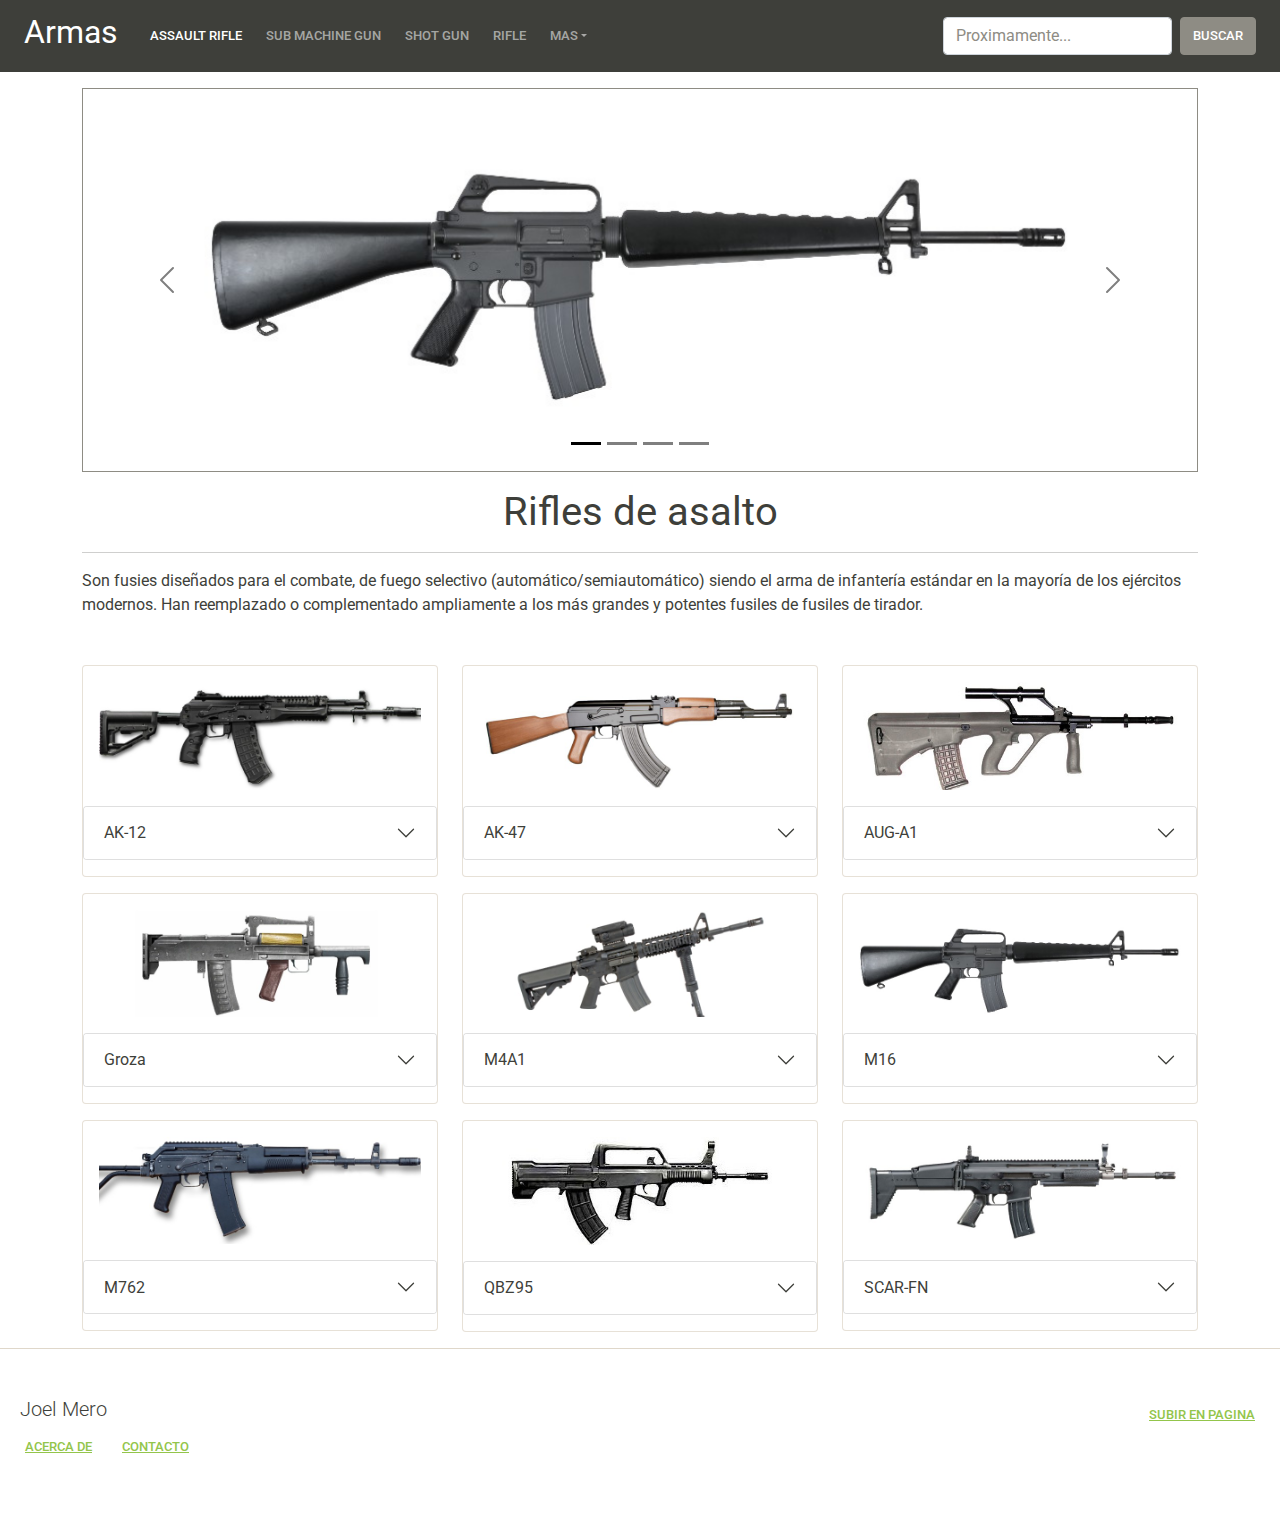
<file: index.html>
<!DOCTYPE html>
<html lang="esp">
<head>
	<meta charset="UTF-8">
	<meta name="viewport" content="width=device-width, initial-scale=1.0">
	<title>AR</title>
	<link  rel="icon" href="img/icon.png" type="image/png" />
	<link rel="stylesheet" href="sand-stone/bootstrap.min.css">
	<script src="sand-stone/bootstrap.bundle.min.js" defer></script>
	<link rel="stylesheet" href="style.css">
	<script src="js/script.js" defer></script>
	<script src="js/updateLink.js" defer></script>
</head>
<body>

	<header class="container-fluid">
		<div class="row mb-3">
			<div class="col-12 px-0">
				<!-- Navbar -->
				<nav class="navbar navbar-expand-lg navbar-dark bg-primary">
				  	<div class="container-fluid">
				  		<!-- Brand -->
				    	<a class="navbar-brand me-4" href="index.html"><h2>Armas</h2></a>
				    	<!-- Boton collapse -->
				    	<button 
				    		class="navbar-toggler" 
				    		type="button" 
				    		data-bs-toggle="collapse" 
				    		data-bs-target="#navbarColor01" 
				    		aria-controls="navbarColor01" 
				    		aria-expanded="false" 
				    		aria-label="Toggle navigation"
				    	>
				      		<span class="navbar-toggler-icon"></span>
				    	</button>
				    	<!-- Contenido del navbar -->
					    <div class="collapse navbar-collapse" id="navbarColor01">
						    <ul class="navbar-nav me-auto">
						        <li class="nav-item active me-2">
						          	<a class="nav-link active" href="index.html">Assault Rifle
						            	<span class="visually-hidden">(current)</span>
						          	</a>
						        </li>
						        <li class="nav-item me-2">
						          	<a class="nav-link" href="smg.html">Sub Machine Gun</a>
						        </li>
						        <li class="nav-item me-2">
						          	<a class="nav-link" href="shotgun.html">Shot Gun</a>
						        </li>
						        <li class="nav-item me-2">
						          	<a class="nav-link" href="rifle.html">Rifle</a>
						        </li>
						        <!-- Dropdown -->
						        <li class="nav-item dropdown">
						          	<a 
						          		class="nav-link dropdown-toggle" 
						          		data-bs-toggle="dropdown" 
						          		href="#" 
						          		role="button" 
						          		aria-haspopup="true" 
						          		aria-expanded="false"
						          	>Mas</a>
						          	<!-- Subenlaces del dropdown -->
						          	<div class="dropdown-menu">
							            <a class="dropdown-item" href="handgun.html">Hand Gun</a>
							            <div class="dropdown-divider"></div>
							            <a class="dropdown-item" id="info" href="info.html">info</a>
						          	</div>
						        </li>
						    </ul>
						    <!-- Buscar -->
						    <form class="d-flex">
						        <input class="form-control me-sm-2" type="text" placeholder="Proximamente...">
						        <button class="btn btn-secondary my-2 my-sm-0" type="submit">Buscar</button>
						    </form>
					    </div>
				  	</div>
				</nav>
			</div>
		</div>
	</header>

	<div class="container">
		<aside class="row">
			<div class="col-12 mb-3">
				<!-- Carousel -->
				<div class="carousel slide carousel-dark border border-secondary" id="mi-carousel2" data-bs-ride="carousel">
					<div class="carousel-inner">
						<div class="carousel-item active p-2">
							<!-- AR -->
							<img class="d-block w-100" src="img/carousel/assault-rifle.jpg" alt="">		
						</div>
						<div class="carousel-item p-2">
							<!-- SG -->
							<img class="d-block w-100" src="img/carousel/shotgun.jpg" alt="">
						</div>
						<div class="carousel-item p-2">
							<!-- RF -->
							<img class="d-block w-100" src="img/carousel/rifle.jpg" alt="">
						</div>
						<div class="carousel-item p-2">
							<!-- SMG -->							
							<img class="d-block w-100" src="img/carousel/sub-machinegun.jpg" alt="">
						</div>							
					</div>
					<!-- Controles izq -->
					<button 
					class="carousel-control-prev" 
					data-bs-target="#mi-carousel2" 
					type="button"
					data-bs-slide="prev">
						<!-- Soporte para usuarios ciegos -->
						<span 
						class="carousel-control-prev-icon"
						aria-hidden="true"></span>
						<span class="visually-hidden">Anterior</span>
					</button>
					<!-- Controles drch-->
					<button 
					class="carousel-control-next" 
					data-bs-target="#mi-carousel2" 
					type="button"
					data-bs-slide="next">
						<!-- Soporte para usuarios ciegos -->
						<span 
						class="carousel-control-next-icon"
						aria-hidden="true"></span>
						<span class="visually-hidden">Siguiente</span>
					</button>
					<!-- Indicadores -->
					<div class="carousel-indicators">
						<button 
						type="button" 
						class="active" 
						data-bs-target="#mi-carousel2"
						data-bs-slide-to="0"
						aria-label="Slide 1"
						></button>
						<button 
						type="button"
						data-bs-target="#mi-carousel2"
						data-bs-slide-to="1"
						aria-label="Slide 2"
						></button>
						<button 
						type="button" 
						data-bs-target="#mi-carousel2"
						data-bs-slide-to="2"
						aria-label="Slide 3"
						></button>
						<button 
						type="button" 
						data-bs-target="#mi-carousel2"
						data-bs-slide-to="3"
						aria-label="Slide 4"
						></button>
					</div>
				</div>
			</div>
		</aside>
	</div>

		
	<main class="container">

		<div class="row mb-3">
			<div class="col-12">
				<!-- Titulo -->
				<h1 class="text-center">Rifles de asalto</h1>
				<hr>
			</div>
			<!-- Parrafo -->
			<div class="col-12 mb-3">
				<p>Son fusies diseñados para el combate, de fuego selectivo (automático/semiautomático) siendo el arma de infantería estándar en la mayoría de los ejércitos modernos. Han reemplazado o complementado ampliamente a los más grandes y potentes fusiles de fusiles de tirador.</p>
			</div>
		</div>

		<div class="row mb-3">

			<div class="col-12 col-sm-6 col-md-4">
				<!-- Banner de arma -->
				<div class="card">
					<div class="p-3">
						<img 
						class="card-img-top" 
						src="img/ar/ak-12/ak-12.jpg"
						data-bs-toggle="modal" 
						data-bs-target="#mimodal_1"
						>
						<!-- Fondo Modal -->
						<div 
						class="modal fade" 
						id="mimodal_1" 
						tabindex="-1" 
						aria-hidden="true" 
						aria-labelledby="label-modal-1">
							<!-- Ventana -->
							<div class="modal-dialog modal-dialog-centered">
								<!-- Contenido -->
								<div class="modal-content">
									<div class="modal-body">
										<!-- Carusel de imagenes -->
										<div class="carousel slide carousel-dark border border-secondary" id="imagenes_1" data-bs-ride="carousel">
											<div class="carousel-inner">
												<div class="carousel-item active p-2">
													<img class="d-block w-100" src="img/ar/ak-12/ak-12a.jpg" alt="">
												</div>	
												<div class="carousel-item p-2">
													<img class="d-block w-100" src="img/ar/ak-12/ak-12b.jpg" alt="">
												</div>	
												<div class="carousel-item p-2">
													<img class="d-block w-100" src="img/ar/ak-12/ak-12c.jpg" alt="">
												</div>				
											</div>
											<!-- Controles izq -->
											<button 
											class="carousel-control-prev" 
											data-bs-target="#imagenes_1" 
											type="button"
											data-bs-slide="prev">
												<!-- Soporte para usuarios ciegos -->
												<span 
												class="carousel-control-prev-icon"
												aria-hidden="true"></span>
												<span class="visually-hidden">Anterior</span>
											</button>
											<!-- Controles drch-->
											<button 
											class="carousel-control-next" 
											data-bs-target="#imagenes_1" 
											type="button"
											data-bs-slide="next">
												<!-- Soporte para usuarios ciegos -->
												<span 
												class="carousel-control-next-icon"
												aria-hidden="true"></span>
												<span class="visually-hidden">Siguiente</span>
											</button>
										</div>
									</div>
								</div>
							</div>
						</div>				
					</div>
					<!-- Acordion -->
					<div class="accordion mb-3">
					  	<div class="accordion-item">
					  		<!-- Titulo -->
					    	<h2 class="accordion-header" >
					      		<button 
					      			class="accordion-button collapsed" 
					      			type="button" 
					      			data-bs-toggle="collapse" 
					      			data-bs-target="#contenido_0" 
					      			aria-expanded="false" 
					      			aria-controls="contenido_0"
					      		>
					        		<h3 class="text">AK-12</h3>
					      		</button>
					    	</h2>
					    	<!-- Contenido -->
					    	<div  
					    		class="accordion-collapse collapse" 
					    		aria-labelledby="cabecera_0" 
					    		data-bs-parent="#acordion_0"
					    	>
					      		<div class="accordion-body">
					        		<!-- Card -->
									<div class="card">
									  	<!-- Card Body -->
									  	<div class="card-body">
									  		<!-- Texto -->
									    	<p class="card-text">El AK-12 (en ruso: АК-12), es el nuevo fusil de asalto ruso derivado del fusil de asalto soviético AK-74M.</p>
									  	</div>
									  	<ul class="list-group list-group-flush">
									  		<!-- Lista -->
										    <li class="list-group-item">Selector de disparo.</li>
										    <li class="list-group-item">Tecnología avanzada.</li>
										    <li class="list-group-item">Temperaturas altas y frías.</li>
									  	</ul>
									  	<div class="card-body">
									  		<!-- Enlaces -->
										    <a href="https://es.wikipedia.org/wiki/AK-12" target="_blank" class="card-link">Fuente</a>
										    <a href="https://youtu.be/uitMqWMWiWM" target="_blank" class="card-link">AK-12</a>
									  	</div>
									</div>
					      		</div>
					    	</div>
					  	</div>
					</div>
				</div>
			</div>

			<div class="col-12 col-sm-6 col-md-4">
				<!-- Banner de arma -->
				<div class="card">
					<div class="p-3">
						<img 
						class="card-img-top" 
						src="img/ar/ak-47/ak-47.jpg"
						data-bs-toggle="modal" 
						data-bs-target="#mimodal_2"
						>
						<!-- Fondo Modal -->
						<div 
						class="modal fade" 
						id="mimodal_2" 
						tabindex="-1" 
						aria-hidden="true" 
						aria-labelledby="label-modal-1">
							<!-- Ventana -->
							<div class="modal-dialog modal-dialog-centered">
								<!-- Contenido -->
								<div class="modal-content">
									<div class="modal-body">
										<!-- Carusel de imagenes -->
										<div class="carousel slide carousel-dark border border-secondary" id="imagenes_2" data-bs-ride="carousel">
											<div class="carousel-inner">
												<div class="carousel-item active p-2">			
													<img class="d-block w-100" src="img/ar/ak-47/ak-47a.jpg" alt="">
												</div>
												<div class="carousel-item p-2">
													<img class="d-block w-100" src="img/ar/ak-47/ak-47b.jpg" alt="">
												</div>
												<div class="carousel-item p-2">
													<img class="d-block w-100" src="img/ar/ak-47/ak-47c.jpg" alt="">
												</div>						
											</div>
											<!-- Controles izq -->
											<button 
											class="carousel-control-prev" 
											data-bs-target="#imagenes_2" 
											type="button"
											data-bs-slide="prev">
												<!-- Soporte para usuarios ciegos -->
												<span 
												class="carousel-control-prev-icon"
												aria-hidden="true"></span>
												<span class="visually-hidden">Anterior</span>
											</button>
											<!-- Controles drch-->
											<button 
											class="carousel-control-next" 
											data-bs-target="#imagenes_2" 
											type="button"
											data-bs-slide="next">
												<!-- Soporte para usuarios ciegos -->
												<span 
												class="carousel-control-next-icon"
												aria-hidden="true"></span>
												<span class="visually-hidden">Siguiente</span>
											</button>
										</div>
									</div>
								</div>
							</div>
						</div>
					</div>
					<!-- Acordion -->
					<div class="accordion mb-3">
					  	<div class="accordion-item">
					  		<!-- Titulo -->
					    	<h2 class="accordion-header" >
					      		<button 
					      			class="accordion-button collapsed" 
					      			type="button" 
					      			data-bs-toggle="collapse" 
					      			data-bs-target="#contenido_1" 
					      			aria-expanded="false" 
					      			aria-controls="contenido_1"
					      		>
					        		<h3 class="text">AK-47</h3>
					      		</button>
					    	</h2>
					    	<!-- Contenido -->
					    	<div  
					    		class="accordion-collapse collapse" 
					    		aria-labelledby="cabecera_1" 
					    		data-bs-parent="#acordion_1"
					    	>
					      		<div class="accordion-body">
					        		<!-- Card -->
									<div class="card">
									  	<!-- Card Body -->
									  	<div class="card-body">
									  		<!-- Texto -->
									    	<p class="card-text">El AK fue el arma de fuego de mayor producción con cerca de 100 millones de unidades manufacturadas.</p>
									  	</div>
									  	<ul class="list-group list-group-flush">
									  		<!-- Lista -->
										    <li class="list-group-item">1949 - presente.</li>
										    <li class="list-group-item">Cadencia de 600 disparos/min.</li>
										    <li class="list-group-item">Presente en todas las guerras.</li>
									  	</ul>
									  	<div class="card-body">
									  		<!-- Enlaces -->
										    <a href="https://es.wikipedia.org/wiki/AK-47" target="_blank" class="card-link">Fuente</a>
										    <a href="https://www.youtube.com/watch?v=K5mvvK68xG4" target="_blank" class="card-link">AK-47</a>
									  	</div>
									</div>
					      		</div>
					    	</div>
					  	</div>
					</div>
				</div>
			</div>

			<div class="col-12 col-md-4">
				<!-- Banner de arma -->
				<div class="card">
					<div class="p-3">
						<img 
						class="card-img-top" 
						src="img/ar/aug-a1/aug-a1.jpg"
						data-bs-toggle="modal" 
						data-bs-target="#mimodal_3"
						>
						<!-- Fondo Modal -->
						<div 
						class="modal fade" 
						id="mimodal_3" 
						tabindex="-1" 
						aria-hidden="true" 
						aria-labelledby="label-modal-1">
							<!-- Ventana -->
							<div class="modal-dialog modal-dialog-centered">
								<!-- Contenido -->
								<div class="modal-content">
									<div class="modal-body">
										<!-- Carusel de imagenes -->
										<div class="carousel slide carousel-dark border border-secondary" id="imagenes_3" data-bs-ride="carousel">
											<div class="carousel-inner">
												<div class="carousel-item active p-2">
													<img class="d-block w-100" src="img/ar/aug-a1/aug-a1a.jpg" alt="assault-rifle-auga1">
												</div>
												<div class="carousel-item p-2">
													<img class="d-block w-100" src="img/ar/aug-a1/aug-a1b.jpg" alt="assault-rifle-auga1">
												</div>
												<div class="carousel-item p-2">
													<img class="d-block w-100" src="img/ar/aug-a1/aug-a1c.jpg" alt="assault-rifle-auga1">
												</div>						
											</div>
											<!-- Controles izq -->
											<button 
											class="carousel-control-prev" 
											data-bs-target="#imagenes_3" 
											type="button"
											data-bs-slide="prev">
												<!-- Soporte para usuarios ciegos -->
												<span 
												class="carousel-control-prev-icon"
												aria-hidden="true"></span>
												<span class="visually-hidden">Anterior</span>
											</button>
											<!-- Controles drch-->
											<button 
											class="carousel-control-next" 
											data-bs-target="#imagenes_3" 
											type="button"
											data-bs-slide="next">
												<!-- Soporte para usuarios ciegos -->
												<span 
												class="carousel-control-next-icon"
												aria-hidden="true"></span>
												<span class="visually-hidden">Siguiente</span>
											</button>
										</div>
									</div>
								</div>
							</div>
						</div>
					</div>
					<!-- Acordion -->
					<div class="accordion mb-3">
					  	<div class="accordion-item">
					  		<!-- Titulo -->
					    	<h2 class="accordion-header" >
					      		<button 
					      			class="accordion-button collapsed" 
					      			type="button" 
					      			data-bs-toggle="collapse" 
					      			data-bs-target="#contenido_2" 
					      			aria-expanded="false" 
					      			aria-controls="contenido_2"
					      		>
					        		<h3 class="text">AUG-A1</h3>
					      		</button>
					    	</h2>
					    	<!-- Contenido -->
					    	<div  
					    		class="accordion-collapse collapse" 
					    		aria-labelledby="cabecera_2" 
					    		data-bs-parent="#acordion_2"
					    	>
					      		<div class="accordion-body">
					        		<!-- Card -->
									<div class="card">
									  	<!-- Card Body -->
									  	<div class="card-body">
									  		<!-- Texto -->
									    	<p class="card-text">El Steyr AUG es un fusil de asalto, introducido en 1978, reemplazando al StG 58 de 7,62 mm.</p>
									  	</div>
									  	<ul class="list-group list-group-flush">
									  		<!-- Lista -->
										    <li class="list-group-item">En producción desde 1978.</li>
										    <li class="list-group-item">Cargador de caja de doble.</li>
										    <li class="list-group-item">Se puede configurar.</li>
									  	</ul>
									  	<div class="card-body">
									  		<!-- Enlaces -->
										    <a href="https://es.wikipedia.org/wiki/Steyr_AUG#:~:text=Un%20Steyr%20AUG%20A1.&text=El%20Steyr%20AUG%20es%20un,%22fusil%20universal%20del%20ej%C3%A9rcito%22." target="_blank" class="card-link" target="_blank" class="card-link">Fuente</a>
										    <a href="https://www.youtube.com/watch?v=wN4eYefoHQk" target="_blank" class="card-link">AUG-A1</a>
									  	</div>
									</div>
					      		</div>
					    	</div>
					  	</div>
					</div>
				</div>
			</div>

		</div>

		<div class="row mb-3">

			<div class="col-12 col-sm-6 col-md-4">
				<!-- Banner de arma -->
				<div class="card">
					<div class="p-3">
						<img 
						class="card-img-top" 
						src="img/ar/groza/groza.jpg"
						data-bs-toggle="modal" 
						data-bs-target="#mimodal_4"
						>
						<!-- Fondo Modal -->
						<div 
						class="modal fade" 
						id="mimodal_4" 
						tabindex="-1" 
						aria-hidden="true" 
						aria-labelledby="label-modal-1">
							<!-- Ventana -->
							<div class="modal-dialog modal-dialog-centered">
								<!-- Contenido -->
								<div class="modal-content">
									<div class="modal-body">
										<!-- Carusel de imagenes -->
										<div class="carousel slide carousel-dark border border-secondary" id="imagenes_4" data-bs-ride="carousel">
											<div class="carousel-inner">
												<div class="carousel-item p-2">
													<img class="d-block w-100" src="img/ar/groza/grozaa.jpg" alt="groza-assault-rifle">
												</div>
												<div class="carousel-item active p-2">
													<img class="d-block w-100" src="img/ar/groza/grozab.jpg" alt="groza-assault-rifle">
												</div>
												<div class="carousel-item p-2">
													<img class="d-block w-100" src="img/ar/groza/grozac.jpg" alt="groza-assault-rifle">
												</div>						
											</div>
											<!-- Controles izq -->
											<button 
											class="carousel-control-prev" 
											data-bs-target="#imagenes_4" 
											type="button"
											data-bs-slide="prev">
												<!-- Soporte para usuarios ciegos -->
												<span 
												class="carousel-control-prev-icon"
												aria-hidden="true"></span>
												<span class="visually-hidden">Anterior</span>
											</button>
											<!-- Controles drch-->
											<button 
											class="carousel-control-next" 
											data-bs-target="#imagenes_4" 
											type="button"
											data-bs-slide="next">
												<!-- Soporte para usuarios ciegos -->
												<span 
												class="carousel-control-next-icon"
												aria-hidden="true"></span>
												<span class="visually-hidden">Siguiente</span>
											</button>
										</div>
									</div>
								</div>
							</div>
						</div>
					</div>
					<!-- Acordion -->
					<div class="accordion mb-3">
					  	<div class="accordion-item">
					  		<!-- Titulo -->
					    	<h2 class="accordion-header" >
					      		<button 
					      			class="accordion-button collapsed" 
					      			type="button" 
					      			data-bs-toggle="collapse" 
					      			data-bs-target="#contenido_3" 
					      			aria-expanded="false" 
					      			aria-controls="contenido_3"
					      		>
					        		<h3 class="text">Groza</h3>
					      		</button>
					    	</h2>
					    	<!-- Contenido -->
					    	<div  
					    		class="accordion-collapse collapse" 
					    		aria-labelledby="cabecera_3" 
					    		data-bs-parent="#acordion_3"
					    	>
					      		<div class="accordion-body">
					        		<!-- Card -->
									<div class="card">
									  	<!-- Card Body -->
									  	<div class="card-body">
									  		<!-- Texto -->
									    	<p class="card-text">Rifle de asalto totalmente automático. Velocidad de disparo rápida y rango de daño razonable.</p>
									  	</div>
									  	<ul class="list-group list-group-flush">
									  		<!-- Lista -->
										    <li class="list-group-item">Cartucho 7,62 x 39.</li>
										    <li class="list-group-item">Cartucho subsónico 9 x 39.</li>
										    <li class="list-group-item">Diseñado en la Federación Rusa.</li>
									  	</ul>
									  	<div class="card-body">
									  		<!-- Enlaces -->
										    <a href="https://callofduty.fandom.com/es/wiki/Groza#:~:text=%22Rifle%20de%20asalto%20totalmente%20autom%C3%A1tico,y%20rango%20de%20da%C3%B1o%20razonable%22.&text=La%20Groza%20es%20un%20rifle,contenido%20de%20la%20primera%20temporada." target="_blank" class="card-link">Fuente</a>
										    <a href="https://www.youtube.com/watch?v=KEHi7_GDjDA" class="card-link">Groza</a>
									  	</div>
									</div>
					      		</div>
					    	</div>
					  	</div>
					</div>
				</div>
			</div>

			<div class="col-12 col-sm-6 col-md-4">
				<!-- Banner de arma -->
				<div class="card">
					<div class="p-3">
						<img 
						class="card-img-top" 
						src="img/ar/m4a1/m4a1.jpg"
						data-bs-toggle="modal" 
						data-bs-target="#mimodal_5"
						>
						<!-- Fondo Modal -->
						<div 
						class="modal fade" 
						id="mimodal_5" 
						tabindex="-1" 
						aria-hidden="true" 
						aria-labelledby="label-modal-1">
							<!-- Ventana -->
							<div class="modal-dialog modal-dialog-centered">
								<!-- Contenido -->
								<div class="modal-content">
									<div class="modal-body">
										<!-- Carusel de imagenes -->
										<div class="carousel slide carousel-dark border border-secondary" id="imagenes_5" data-bs-ride="carousel">
											<div class="carousel-inner">
												<div class="carousel-item active p-2">
													<img class="d-block w-100" src="img/ar/m4a1/m4a1a.jpg" alt="m4a1-usa-rifle">
												</div>
												<div class="carousel-item p-2">
													<img class="d-block w-100" src="img/ar/m4a1/m4a1b.jpg" alt="m4a1-usa-rifle">
												</div>
												<div class="carousel-item p-2">
													<img class="d-block w-100" src="img/ar/m4a1/m4a1c.jpg" alt="m4a1-usa-rifle">
												</div>						
											</div>
											<!-- Controles izq -->
											<button 
											class="carousel-control-prev" 
											data-bs-target="#imagenes_5" 
											type="button"
											data-bs-slide="prev">
												<!-- Soporte para usuarios ciegos -->
												<span 
												class="carousel-control-prev-icon"
												aria-hidden="true"></span>
												<span class="visually-hidden">Anterior</span>
											</button>
											<!-- Controles drch-->
											<button 
											class="carousel-control-next" 
											data-bs-target="#imagenes_5" 
											type="button"
											data-bs-slide="next">
												<!-- Soporte para usuarios ciegos -->
												<span 
												class="carousel-control-next-icon"
												aria-hidden="true"></span>
												<span class="visually-hidden">Siguiente</span>
											</button>
										</div>
									</div>
								</div>
							</div>
						</div>
					</div>
					<!-- Acordion -->
					<div class="accordion mb-3">
					  	<div class="accordion-item">
					  		<!-- Titulo -->
					    	<h2 class="accordion-header" >
					      		<button 
					      			class="accordion-button collapsed" 
					      			type="button" 
					      			data-bs-toggle="collapse" 
					      			data-bs-target="#contenido_4" 
					      			aria-expanded="false" 
					      			aria-controls="contenido_4"
					      		>
					        		<h3 class="text">M4A1</h3>
					      		</button>
					    	</h2>
					    	<!-- Contenido -->
					    	<div  
					    		class="accordion-collapse collapse" 
					    		aria-labelledby="cabecera_4" 
					    		data-bs-parent="#acordion_4"
					    	>
					      		<div class="accordion-body">
					        		<!-- Card -->
									<div class="card">
									  	<!-- Card Body -->
									  	<div class="card-body">
									  		<!-- Texto -->
									    	<p class="card-text">Proporciona a quien opera en espacios cerrados la capacidad de atacar con fuego preciso y letal.</p>
									  	</div>
									  	<ul class="list-group list-group-flush">
									  		<!-- Lista -->
										    <li class="list-group-item">Versión más pequeña del fusil M16A2.</li>
										    <li class="list-group-item">Sustituye a la subametralladora M3.</li>
										    <li class="list-group-item">Fácil manipulación.</li>
									  	</ul>
									  	<div class="card-body">
									  		<!-- Enlaces -->
										    <a href="https://es.wikipedia.org/wiki/Carabina_M4" target="_blank" class="card-link">Fuente</a>
										    <a href="https://youtu.be/V4_Wyo6pC0A" target="_blank" class="card-link">M4A1</a>
									  	</div>
									</div>
					      		</div>
					    	</div>
					  	</div>
					</div>
				</div>
			</div>

			<div class="col-12 col-md-4">
				<!-- Banner de arma -->
				<div class="card">
					<div class="p-3">
						<img 
						class="card-img-top" 
						src="img/ar/m16/m16.jpg"
						data-bs-toggle="modal" 
						data-bs-target="#mimodal_6"
						>
						<!-- Fondo Modal -->
						<div 
						class="modal fade" 
						id="mimodal_6" 
						tabindex="-1" 
						aria-hidden="true" 
						aria-labelledby="label-modal-1">
							<!-- Ventana -->
							<div class="modal-dialog modal-dialog-centered">
								<!-- Contenido -->
								<div class="modal-content">
									<div class="modal-body">
										<!-- Carusel de imagenes -->
										<div class="carousel slide carousel-dark border border-secondary" id="imagenes_6" data-bs-ride="carousel">
											<div class="carousel-inner">
												<div class="carousel-item active p-2">
													<img class="d-block w-100" src="img/ar/m16/m16a.jpg" alt="m16-assault-rifle">
												</div>
												<div class="carousel-item p-2">
													<img class="d-block w-100" src="img/ar/m16/m16b.jpg" alt="m16-assault-rifle">
												</div>
												<div class="carousel-item p-2">
													<img class="d-block w-100" src="img/ar/m16/m16c.jpg" alt="m16-assault-rifle">
												</div>						
											</div>
											<!-- Controles izq -->
											<button 
											class="carousel-control-prev" 
											data-bs-target="#imagenes_6" 
											type="button"
											data-bs-slide="prev">
												<!-- Soporte para usuarios ciegos -->
												<span 
												class="carousel-control-prev-icon"
												aria-hidden="true"></span>
												<span class="visually-hidden">Anterior</span>
											</button>
											<!-- Controles drch-->
											<button 
											class="carousel-control-next" 
											data-bs-target="#imagenes_6" 
											type="button"
											data-bs-slide="next">
												<!-- Soporte para usuarios ciegos -->
												<span 
												class="carousel-control-next-icon"
												aria-hidden="true"></span>
												<span class="visually-hidden">Siguiente</span>
											</button>
										</div>
									</div>
								</div>
							</div>
						</div>
					</div>
					<!-- Acordion -->
					<div class="accordion mb-3">
					  	<div class="accordion-item">
					  		<!-- Titulo -->
					    	<h2 class="accordion-header" >
					      		<button 
					      			class="accordion-button collapsed" 
					      			type="button" 
					      			data-bs-toggle="collapse" 
					      			data-bs-target="#contenido_5" 
					      			aria-expanded="false" 
					      			aria-controls="contenido_5"
					      		>
					        		<h3 class="text">M16</h3>
					      		</button>
					    	</h2>
					    	<!-- Contenido -->
					    	<div  
					    		class="accordion-collapse collapse" 
					    		aria-labelledby="cabecera_5" 
					    		data-bs-parent="#acordion_5"
					    	>
					      		<div class="accordion-body">
					        		<!-- Card -->
									<div class="card">
									  	<!-- Card Body -->
									  	<div class="card-body">
									  		<!-- Texto -->
									    	<p class="card-text">Este subfusil de asalto tuvo un protagonismo trascendental en la guerra de Vietnam.</p>
									  	</div>
									  	<ul class="list-group list-group-flush">
									  		<!-- Lista -->
										    <li class="list-group-item">Principal antítesis del AK47</li>
										    <li class="list-group-item">Alcance medio (200 metros).</li>
										    <li class="list-group-item">Calibre 5,56mm x 45.</li>
									  	</ul>
									  	<div class="card-body">
									  		<!-- Enlaces -->
										    <a href="https://es.wikipedia.org/wiki/Fusil_M16" target="_blank" class="card-link">Fuente</a>
										    <a href="https://www.youtube.com/watch?v=4xtkVYsIzSc" target="_blank" class="card-link">M16</a>
									  	</div>
									</div>
					      		</div>
					    	</div>
					  	</div>
					</div>
				</div>
			</div>

		</div>

		<div class="row mb-3">

			<div class="col-12 col-sm-6 col-md-4">
				<!-- Banner de arma -->
				<div class="card">
					<div class="p-3">
						<img 
						class="card-img-top" 
						src="img/ar/m762/m762.jpg"
						data-bs-toggle="modal" 
						data-bs-target="#mimodal_7"
						>
						<!-- Fondo Modal -->
						<div 
						class="modal fade" 
						id="mimodal_7" 
						tabindex="-1" 
						aria-hidden="true" 
						aria-labelledby="label-modal-1">
							<!-- Ventana -->
							<div class="modal-dialog modal-dialog-centered">
								<!-- Contenido -->
								<div class="modal-content">
									<div class="modal-body">
										<!-- Carusel de imagenes -->
										<div class="carousel slide carousel-dark border border-secondary" id="imagenes_7" data-bs-ride="carousel">
											<div class="carousel-inner">
												<div class="carousel-item active p-2">
													<img class="d-block w-100" src="img/ar/m762/m762a.jpg" alt="m-792-assault-rifle">
												</div>
												<div class="carousel-item p-2">
													<img class="d-block w-100" src="img/ar/m762/m762b.jpg" alt="m-792-assault-rifle">
												</div>
												<div class="carousel-item p-2">
													<img class="d-block w-100" src="img/ar/m762/m762c.jpg" alt="m-792-assault-rifle">
												</div>						
											</div>
											<!-- Controles izq -->
											<button 
											class="carousel-control-prev" 
											data-bs-target="#imagenes_7" 
											type="button"
											data-bs-slide="prev">
												<!-- Soporte para usuarios ciegos -->
												<span 
												class="carousel-control-prev-icon"
												aria-hidden="true"></span>
												<span class="visually-hidden">Anterior</span>
											</button>
											<!-- Controles drch-->
											<button 
											class="carousel-control-next" 
											data-bs-target="#imagenes_7" 
											type="button"
											data-bs-slide="next">
												<!-- Soporte para usuarios ciegos -->
												<span 
												class="carousel-control-next-icon"
												aria-hidden="true"></span>
												<span class="visually-hidden">Siguiente</span>
											</button>
										</div>
									</div>
								</div>
							</div>
						</div>
					</div>
					<!-- Acordion -->
					<div class="accordion mb-3">
					  	<div class="accordion-item">
					  		<!-- Titulo -->
					    	<h2 class="accordion-header" >
					      		<button 
					      			class="accordion-button collapsed" 
					      			type="button" 
					      			data-bs-toggle="collapse" 
					      			data-bs-target="#contenido_6" 
					      			aria-expanded="false" 
					      			aria-controls="contenido_6"
					      		>
					        		<h3 class="text">M762</h3>
					      		</button>
					    	</h2>
					    	<!-- Contenido -->
					    	<div  
					    		class="accordion-collapse collapse" 
					    		aria-labelledby="cabecera_6" 
					    		data-bs-parent="#acordion_6"
					    	>
					      		<div class="accordion-body">
					        		<!-- Card -->
									<div class="card">
									  	<!-- Card Body -->
									  	<div class="card-body">
									  		<!-- Texto -->
									    	<p class="card-text">La Beryl M762 es una variante del FB Beryl, con su nombre con el calibre de 7.62 mm para el que está alojado.</p>
									  	</div>
									  	<ul class="list-group list-group-flush">
									  		<!-- Lista -->
										    <li class="list-group-item">Cadencia 0,086s.</li>
										    <li class="list-group-item">Alcance 100m - 500m.</li>
										    <li class="list-group-item">Semiautomático, automático, ráfaga.</li>
									  	</ul>
									  	<div class="card-body">
									  		<!-- Enlaces -->
										    <a href="https://en.wikipedia.org/wiki/FB_Beryl" target="_blank" class="card-link">Fuente</a>
										    <a href="https://www.youtube.com/watch?v=U5peJZkpMkM" target="_blank" class="card-link">M792</a>
									  	</div>
									</div>
					      		</div>
					    	</div>
					  	</div>
					</div>
				</div>
			</div>

			<div class="col-12 col-sm-6 col-md-4">
				<!-- Banner de arma -->
				<div class="card">
					<div class="p-3">
						<img 
						class="card-img-top" 
						src="img/ar/qbz95/qbz95.jpg"
						data-bs-toggle="modal" 
						data-bs-target="#mimodal_8"
						>
						<!-- Fondo Modal -->
						<div 
						class="modal fade" 
						id="mimodal_8" 
						tabindex="-1" 
						aria-hidden="true" 
						aria-labelledby="label-modal-1">
							<!-- Ventana -->
							<div class="modal-dialog modal-dialog-centered">
								<!-- Contenido -->
								<div class="modal-content">
									<div class="modal-body">
										<!-- Carusel de imagenes -->
										<div class="carousel slide carousel-dark border border-secondary" id="imagenes_8" data-bs-ride="carousel">
											<div class="carousel-inner">
												<div class="carousel-item active p-2">
													<img class="d-block w-100" src="img/ar/qbz95/qbz95a.jpg" alt="qbz95-pug-wealpon">
												</div>
												<div class="carousel-item p-2">
													<img class="d-block w-100" src="img/ar/qbz95/qbz95b.jpg" alt="qbz95-pug-wealpon">
												</div>
												<div class="carousel-item p-2">
													<img class="d-block w-100" src="img/ar/qbz95/qbz95c.jpg" alt="qbz95-pug-wealpon">
												</div>
												<div class="carousel-item p-2">
													<img class="d-block w-100" src="img/ar/qbz95/qbz95xd.jpg" alt="qbz95-gfl-wealpon">
												</div>						
											</div>
											<!-- Controles izq -->
											<button 
											class="carousel-control-prev" 
											data-bs-target="#imagenes_8" 
											type="button"
											data-bs-slide="prev">
												<!-- Soporte para usuarios ciegos -->
												<span 
												class="carousel-control-prev-icon"
												aria-hidden="true"></span>
												<span class="visually-hidden">Anterior</span>
											</button>
											<!-- Controles drch-->
											<button 
											class="carousel-control-next" 
											data-bs-target="#imagenes_8" 
											type="button"
											data-bs-slide="next">
												<!-- Soporte para usuarios ciegos -->
												<span 
												class="carousel-control-next-icon"
												aria-hidden="true"></span>
												<span class="visually-hidden">Siguiente</span>
											</button>
										</div>
									</div>
								</div>
							</div>
						</div>
					</div>
					<!-- Acordion -->
					<div class="accordion mb-3">
					  	<div class="accordion-item">
					  		<!-- Titulo -->
					    	<h2 class="accordion-header" >
					      		<button 
					      			class="accordion-button collapsed" 
					      			type="button" 
					      			data-bs-toggle="collapse" 
					      			data-bs-target="#contenido_7" 
					      			aria-expanded="false" 
					      			aria-controls="contenido_7"
					      		>
					        		<h3 class="text">QBZ95</h3>
					      		</button>
					    	</h2>
					    	<!-- Contenido -->
					    	<div  
					    		class="accordion-collapse collapse" 
					    		aria-labelledby="cabecera_7" 
					    		data-bs-parent="#acordion_7"
					    	>
					      		<div class="accordion-body">
					        		<!-- Card -->
									<div class="card">
									  	<!-- Card Body -->
									  	<div class="card-body">
									  		<!-- Texto -->
									    	<p class="card-text">Es un excelente fusil de asalto utilizado por el Ejército Popular de Liberación Chino.</p>
									  	</div>
									  	<ul class="list-group list-group-flush">
									  		<!-- Lista -->
										    <li class="list-group-item">Municion 5,8x42 mm DBP87.</li>
										    <li class="list-group-item">Alcance efectivo 400m.</li>
										    <li class="list-group-item">Sistema accionado por gas.</li>
									  	</ul>
									  	<div class="card-body">
									  		<!-- Enlaces -->
										    <a href="https://es.wikipedia.org/wiki/QBZ-95" target="_blank" class="card-link">Fuente</a>
										    <a href="https://www.youtube.com/watch?v=38NQufMZ568" target="_blank" class="card-link">QBZ95</a>
									  	</div>
									</div>
					      		</div>
					    	</div>
					  	</div>
					</div>
				</div>
			</div>

			<div class="col-12 col-md-4">
				<!-- Banner de arma -->
				<div class="card">
					<div class="p-3">
						<img 
						class="card-img-top" 
						src="img/ar/scar-fn/scar-fn.jpg"
						data-bs-toggle="modal" 
						data-bs-target="#mimodal_9"
						>
						<!-- Fondo Modal -->
						<div 
						class="modal fade" 
						id="mimodal_9" 
						tabindex="-1" 
						aria-hidden="true" 
						aria-labelledby="label-modal-1">
							<!-- Ventana -->
							<div class="modal-dialog modal-dialog-centered">
								<!-- Contenido -->
								<div class="modal-content">
									<div class="modal-body">
										<!-- Carusel de imagenes -->
										<div class="carousel slide carousel-dark border border-secondary" id="imagenes_9" data-bs-ride="carousel">
											<div class="carousel-inner">
												<div class="carousel-item active p-2">
													<img class="d-block w-100" src="img/ar/scar-fn/scar-fna.jpg" alt="scar-fn-assault-rifle">
												</div>
												<div class="carousel-item p-2">
													<img class="d-block w-100" src="img/ar/scar-fn/scar-fnb.jpg" alt="scar-fn-assault-rifle">
												</div>
												<div class="carousel-item p-2">
													<img class="d-block w-100" src="img/ar/scar-fn/scar-fnc.jpg" alt="scar-fn-assault-rifle">
												</div>				
											</div>
											<!-- Controles izq -->
											<button 
											class="carousel-control-prev" 
											data-bs-target="#imagenes_9" 
											type="button"
											data-bs-slide="prev">
												<!-- Soporte para usuarios ciegos -->
												<span 
												class="carousel-control-prev-icon"
												aria-hidden="true"></span>
												<span class="visually-hidden">Anterior</span>
											</button>
											<!-- Controles drch-->
											<button 
											class="carousel-control-next" 
											data-bs-target="#imagenes_9" 
											type="button"
											data-bs-slide="next">
												<!-- Soporte para usuarios ciegos -->
												<span 
												class="carousel-control-next-icon"
												aria-hidden="true"></span>
												<span class="visually-hidden">Siguiente</span>
											</button>
										</div>
									</div>
								</div>
							</div>
						</div>
					</div>
					<!-- Acordion -->
					<div class="accordion mb-3">
					  	<div class="accordion-item">
					  		<!-- Titulo -->
					    	<h2 class="accordion-header" >
					      		<button 
					      			class="accordion-button collapsed" 
					      			type="button" 
					      			data-bs-toggle="collapse" 
					      			data-bs-target="#contenido_8" 
					      			aria-expanded="false" 
					      			aria-controls="contenido_8"
					      		>
					        		<h3 class="text">SCAR-FN</h3>
					      		</button>
					    	</h2>
					    	<!-- Contenido -->
					    	<div  
					    		class="accordion-collapse collapse" 
					    		aria-labelledby="cabecera_8" 
					    		data-bs-parent="#acordion_8"
					    	>
					      		<div class="accordion-body">
					        		<!-- Card -->
									<div class="card">
									  	<!-- Card Body -->
									  	<div class="card-body">
									  		<!-- Texto -->
									    	<p class="card-text">Fusil de asalto de combate para fuerzas especiales, fue diseñado y fabricado para SOCOM (USA).</p>
									  	</div>
									  	<ul class="list-group list-group-flush">
									  		<!-- Lista -->
										    <li class="list-group-item">Dos calibres diferentes.</li>
										    <li class="list-group-item">Remplazo para la carabina M4</li>
										    <li class="list-group-item">Alcance efectivo: 600m.</li>
									  	</ul>
									  	<div class="card-body">
									  		<!-- Enlaces -->
										    <a href="https://en.wikipedia.org/wiki/FN_SCAR" target="_blank" class="card-link">Fuente</a>
										    <a href="https://www.youtube.com/watch?v=DAUIi05Rckc" target="_blank" class="card-link">SCAR-FN</a>
									  	</div>
									</div>
					      		</div>
					    	</div>
					  	</div>
					</div>
				</div>
			</div>

		</div>

	</main>

	<footer class="container-fluid">
		<div class="row border-top py-5 justify-content-between">
			<div class="col-auto">
				<h3 class="lead ms-2">Joel Mero</h3>
				<a href="#" class="btn btn-link">Acerca de</a>
				<a href="#" id="contacto" class="btn btn-link">Contacto</a>
			</div>
			<div class="col-auto">
				<a href="#" class="btn btn-link">Subir en pagina</a>
			</div>
		</div>
	</footer>
	
</body>
</html>
</file>
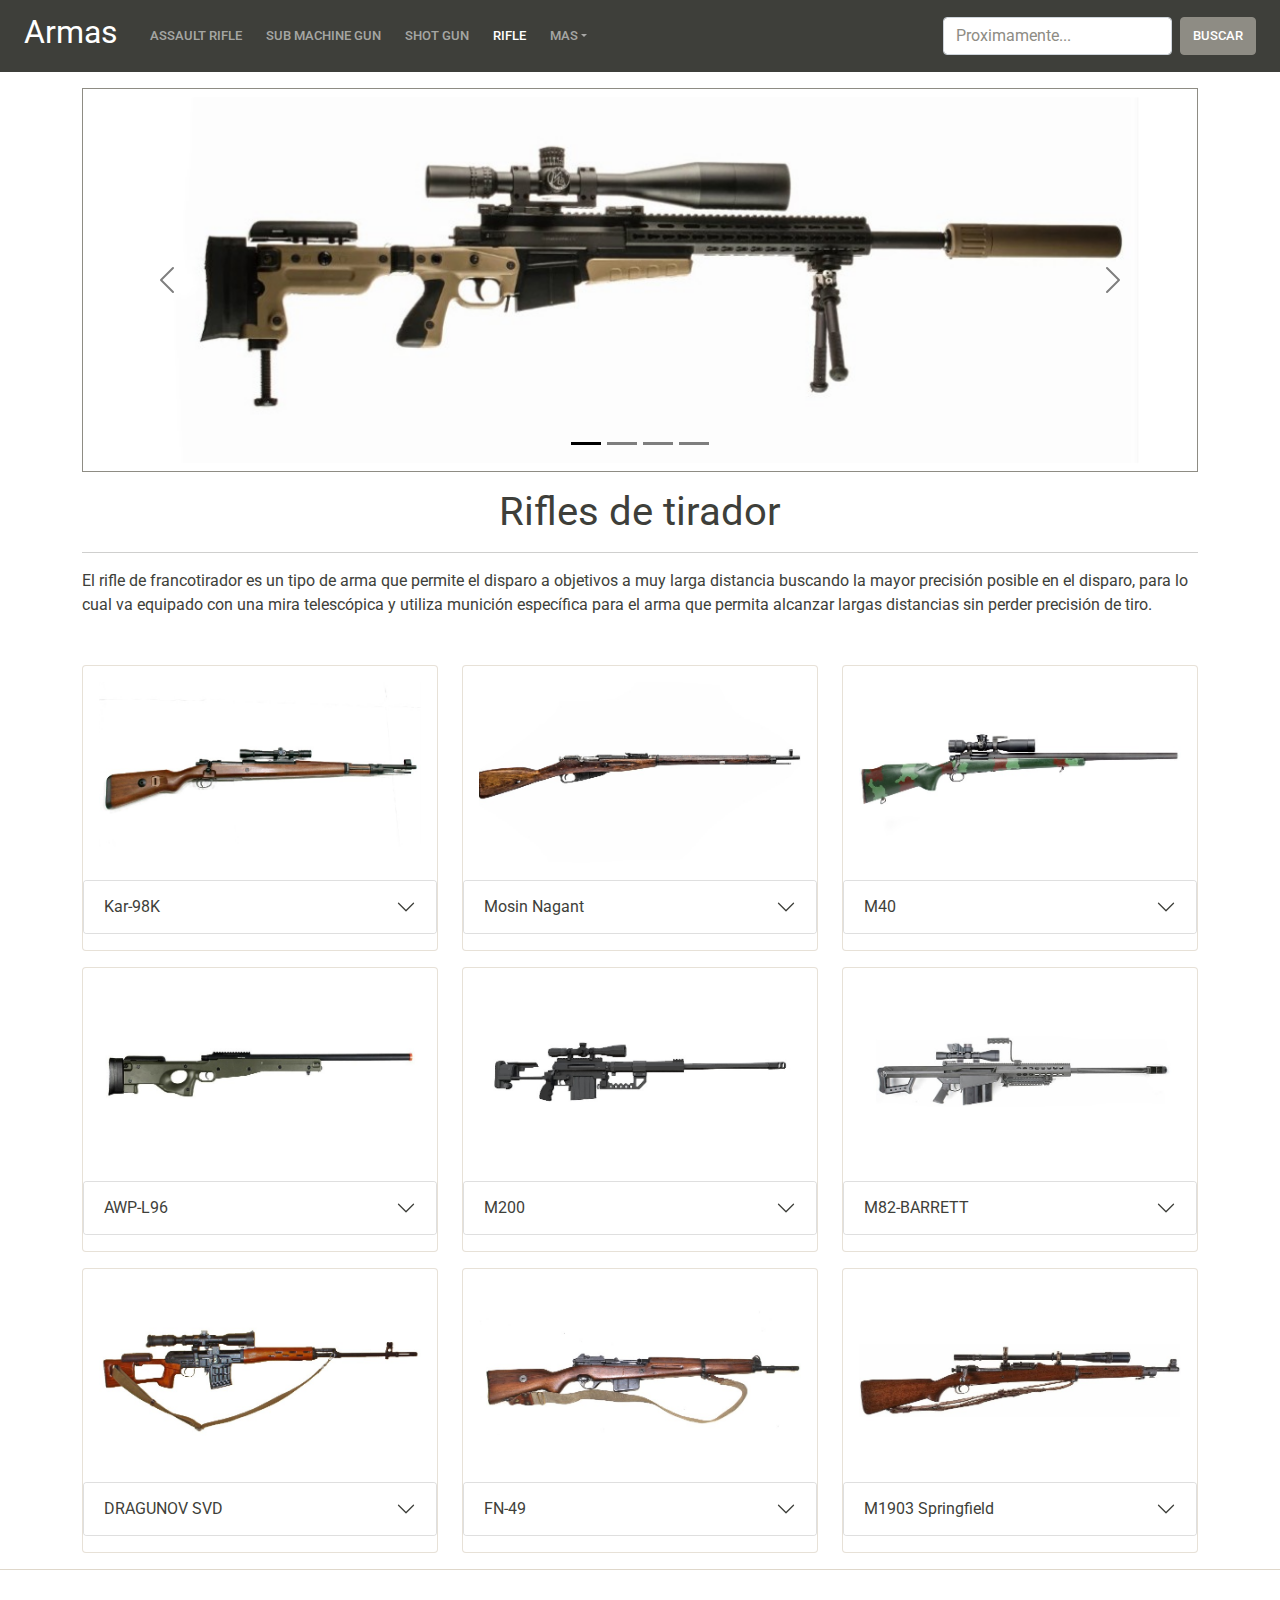
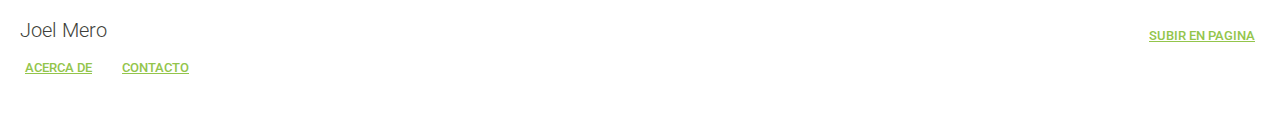
<file: rifle.html>
<!DOCTYPE html>
<html lang="esp">
<head>
	<meta charset="UTF-8">
	<meta name="viewport" content="width=device-width, initial-scale=1.0">
	<title>RF</title>
	<link  rel="icon" href="img/icon.png" type="image/png" />
	<link rel="stylesheet" href="sand-stone/bootstrap.min.css">
	<script src="sand-stone/bootstrap.bundle.min.js" defer></script>
	<link rel="stylesheet" href="style.css">
	<script src="js/script.js" defer></script>
	<script src="js/rifle.js" defer></script>
	<script src="js/updateLink.js" defer></script>
</head>
<body>

	<header class="container-fluid">
		<div class="row mb-3">
			<div class="col-12 px-0">
				<!-- Navbar -->
				<nav class="navbar navbar-expand-lg navbar-dark bg-primary">
				  	<div class="container-fluid">
				  		<!-- Brand -->
				    	<a class="navbar-brand me-4" href="rifle.html"><h2>Armas</h2></a>
				    	<!-- Boton collapse -->
				    	<button 
				    		class="navbar-toggler" 
				    		type="button" 
				    		data-bs-toggle="collapse" 
				    		data-bs-target="#navbarColor01" 
				    		aria-controls="navbarColor01" 
				    		aria-expanded="false" 
				    		aria-label="Toggle navigation"
				    	>
				      		<span class="navbar-toggler-icon"></span>
				    	</button>
				    	<!-- Contenido del navbar -->
					    <div class="collapse navbar-collapse" id="navbarColor01">
						    <ul class="navbar-nav me-auto">
						        <li class="nav-item me-2">
						          	<a class="nav-link" href="index.html">Assault Rifle</a>
						        </li>
						        <li class="nav-item me-2">
						          	<a class="nav-link" href="smg.html">Sub Machine Gun</a>
						        </li>
						        <li class="nav-item me-2">
						          	<a class="nav-link" href="shotgun.html">Shot Gun</a>
						        </li>
						        <li class="nav-item me-2">
						          	<a class="nav-link active" href="rifle.html">Rifle<span class="visually-hidden">(current)</span></a>
						        </li>
						        <!-- Dropdown -->
						        <li class="nav-item dropdown">
						          	<a 
						          		class="nav-link dropdown-toggle" 
						          		data-bs-toggle="dropdown" 
						          		href="#" 
						          		role="button" 
						          		aria-haspopup="true" 
						          		aria-expanded="false"
						          	>Mas</a>
						          	<!-- Subenlaces del dropdown -->
						          	<div class="dropdown-menu">
							            <a class="dropdown-item" href="handgun.html">Hand Gun</a>
							            <div class="dropdown-divider"></div>
							            <a class="dropdown-item" id="info" href="info.html">info</a>
						          	</div>
						        </li>
						    </ul>
						    <!-- Buscar -->
						    <form class="d-flex">
						        <input class="form-control me-sm-2" type="text" placeholder="Proximamente...">
						        <button class="btn btn-secondary my-2 my-sm-0" type="submit">Buscar</button>
						    </form>
					    </div>
				  	</div>
				</nav>
			</div>
		</div>
	</header>

	<div class="container">
		<aside class="row">
			<div class="col-12 mb-3 d-none d-sm-block">
				<!-- Carousel -->
				<div class="carousel slide carousel-dark border border-secondary" id="mi-carousel2" data-bs-ride="carousel">
					<div class="carousel-inner">
						<div class="carousel-item p-2">
							<!-- AR -->
							<img class="d-block w-100" src="img/carousel/assault-rifle.jpg" alt="">		
						</div>
						<div class="carousel-item p-2">
							<!-- SG -->
							<img class="d-block w-100" src="img/carousel/shotgun.jpg" alt="">
						</div>
						<div class="carousel-item active p-2">
							<!-- RF -->
							<img class="d-block w-100" src="img/carousel/rifle.jpg" alt="">
						</div>
						<div class="carousel-item p-2">
							<!-- SMG -->							
							<img class="d-block w-100" src="img/carousel/sub-machinegun.jpg" alt="">
						</div>									
					</div>
					<!-- Controles izq -->
					<button 
					class="carousel-control-prev" 
					data-bs-target="#mi-carousel2" 
					type="button"
					data-bs-slide="prev">
						<!-- Soporte -->
						<span 
						class="carousel-control-prev-icon"
						aria-hidden="true"></span>
						<span class="visually-hidden">Anterior</span>
					</button>
					<!-- Controles drch-->
					<button 
					class="carousel-control-next" 
					data-bs-target="#mi-carousel2" 
					type="button"
					data-bs-slide="next">
						<!-- Soporte -->
						<span 
						class="carousel-control-next-icon"
						aria-hidden="true"></span>
						<span class="visually-hidden">Siguiente</span>
					</button>
					<!-- Indicadores -->
					<div class="carousel-indicators">
						<button 
						type="button" 
						class="active" 
						data-bs-target="#mi-carousel2"
						data-bs-slide-to="0"
						aria-label="Slide 1"
						></button>
						<button 
						type="button"
						data-bs-target="#mi-carousel2"
						data-bs-slide-to="1"
						aria-label="Slide 2"
						></button>
						<button 
						type="button" 
						data-bs-target="#mi-carousel2"
						data-bs-slide-to="2"
						aria-label="Slide 3"
						></button>
						<button 
						type="button" 
						data-bs-target="#mi-carousel2"
						data-bs-slide-to="3"
						aria-label="Slide 4"
						></button>
					</div>
				</div>
			</div>
		</aside>
	</div>

		
	<main class="container">

		<div class="row mb-3">
			<div class="col-12">
				<!-- Titulo -->
				<h1 class="text-center">Rifles de tirador</h1>
				<hr>
			</div>
			<div class="col-12 mb-3">
				<p>El rifle de francotirador es un tipo de arma que permite el disparo a objetivos a muy larga distancia buscando la mayor precisión posible en el disparo, para lo cual va equipado con una mira telescópica y utiliza munición específica para el arma que permita alcanzar largas distancias sin perder precisión de tiro.</p>
			</div>
		</div>

		<div class="row mb-3">

			<div class="col-12 col-sm-6 col-md-4">
				<!-- Banner de arma -->
				<div class="card">
					<div class="p-3">
						<img 
						class="card-img-top" 
						src="img\smg\mp5\mp5.jpg"
						data-bs-toggle="modal" 
						data-bs-target="#mimodal_1"
						>
						<!-- Fondo Modal -->
						<div 
						class="modal fade" 
						id="mimodal_1" 
						tabindex="-1" 
						aria-hidden="true" 
						aria-labelledby="label-modal-1">
							<!-- Ventana -->
							<div class="modal-dialog modal-dialog-centered">
								<!-- Contenido -->
								<div class="modal-content">
									<div class="modal-body">
										<!-- Carusel de imagenes -->
										<div class="carousel slide carousel-dark border border-secondary" id="imagenes_1" data-bs-ride="carousel">
											<div class="carousel-inner">
												<div class="carousel-item active p-2">
													<img class="d-block w-100" src="img\smg\mp5\mp5a.jpg" alt="mp5-submachine-gun">
												</div>	
												<div class="carousel-item p-2">
													<img class="d-block w-100" src="img\smg\mp5\mp5b.jpg" alt="mp5-submachine-gun">
												</div>	
												<div class="carousel-item p-2">
													<img class="d-block w-100" src="img\smg\mp5\mp5c.jpg" alt="mp5-submachine-gun">
												</div>				
											</div>
											<!-- Controles izq -->
											<button 
												class="carousel-control-prev" 
												data-bs-target="#imagenes_1" 
												type="button"
												data-bs-slide="prev"
											>
												<!-- Soporte -->
												<span 
												class="carousel-control-prev-icon"
												aria-hidden="true"></span>
												<span class="visually-hidden">Anterior</span>
											</button>
											<!-- Controles drch-->
											<button 
											class="carousel-control-next" 
											data-bs-target="#imagenes_1" 
											type="button"
											data-bs-slide="next">
												<!-- Soporte -->
												<span 
												class="carousel-control-next-icon"
												aria-hidden="true"></span>
												<span class="visually-hidden">Siguiente</span>
											</button>
										</div>
									</div>
								</div>
							</div>
						</div>				
					</div>
					<!-- Acordion -->
					<div class="accordion mb-3">
					  	<div class="accordion-item">
					  		<!-- Titulo -->
					    	<h2 class="accordion-header" >
					      		<button 
					      			class="accordion-button collapsed" 
					      			type="button" 
					      			data-bs-toggle="collapse" 
					      			data-bs-target="#contenido_0" 
					      			aria-expanded="false" 
					      			aria-controls="contenido_0"
					      		>
					        		<h3 class="text">MP5</h3>
					      		</button>
					    	</h2>
					    	<!-- Contenido -->
					    	<div  
					    		class="accordion-collapse collapse" 
					    		aria-labelledby="cabecera_0" 
					    		data-bs-parent="#acordion_0"
					    	>
					      		<div class="accordion-body">
					        		<!-- Card -->
									<div class="card">
									  	<!-- Card Body -->
									  	<div class="card-body">
									  		<!-- Texto -->
									    	<p class="card-text">El MP5 es uno de los subfusiles más utilizados en el mundo, ya que ha sido adoptada por 40 naciones y numerosas organizaciones militares.</p>
									  	</div>
									  	<ul class="list-group list-group-flush">
									  		<!-- Lista -->
										    <li class="list-group-item">Sistema de numeración HK.</li>
										    <li class="list-group-item">Utilizada por élite británica SAS.</li>
										    <li class="list-group-item">Emblema de Fracción del Ejército Rojo.</li>
									  	</ul>
									  	<div class="card-body">
									  		<!-- Enlaces -->
										    <a href="https://www.youtube.com/watch?v=cv0hM99Gvec" target="_blank" class="card-link">Fuente</a>
										    <a href="https://es.wikipedia.org/wiki/Heckler_%26_Koch_MP5#:~:text=El%20MP5%20(abreviatura%20de%20Maschinenpistole,am%20Neckar%2C%20en%20Alemania%20Occidental." target="_blank" class="card-link">MP5</a>
									  	</div>
									</div>
					      		</div>
					    	</div>
					  	</div>
					</div>
				</div>
			</div>

			<div class="col-12 col-sm-6 col-md-4">
				<!-- Banner de arma -->
				<div class="card">
					<div class="p-3">
						<img 
						class="card-img-top" 
						src="img/smg/mp-5k/mp-5k.jpg"
						data-bs-toggle="modal" 
						data-bs-target="#mimodal_2"
						>
						<!-- Fondo Modal -->
						<div 
						class="modal fade" 
						id="mimodal_2" 
						tabindex="-1" 
						aria-hidden="true" 
						aria-labelledby="label-modal-1">
							<!-- Ventana -->
							<div class="modal-dialog modal-dialog-centered">
								<!-- Contenido -->
								<div class="modal-content">
									<div class="modal-body">
										<!-- Carusel de imagenes -->
										<div class="carousel slide carousel-dark border border-secondary" id="imagenes_2" data-bs-ride="carousel">
											<div class="carousel-inner">
												<div class="carousel-item active p-2">	
													<img class="d-block w-100" src="img/smg/mp-5k/mp-5ka.jpg" alt="mp-5k-submachinegun">
												</div>
												<div class="carousel-item p-2">
													<img class="d-block w-100" src="img/smg/mp-5k/mp-5kb.jpg" alt="mp-5k-submachinegun">
												</div>
												<div class="carousel-item p-2">
													<img class="d-block w-100" src="img/smg/mp-5k/mp-5kc.jpg" alt="mp-5k-submachinegun">
												</div>						
											</div>
											<!-- Controles izq -->
											<button 
											class="carousel-control-prev" 
											data-bs-target="#imagenes_2" 
											type="button"
											data-bs-slide="prev">
												<!-- Soporte para usuarios ciegos -->
												<span 
												class="carousel-control-prev-icon"
												aria-hidden="true"></span>
												<span class="visually-hidden">Anterior</span>
											</button>
											<!-- Controles drch-->
											<button 
											class="carousel-control-next" 
											data-bs-target="#imagenes_2" 
											type="button"
											data-bs-slide="next">
												<!-- Soporte para usuarios ciegos -->
												<span 
												class="carousel-control-next-icon"
												aria-hidden="true"></span>
												<span class="visually-hidden">Siguiente</span>
											</button>
										</div>
									</div>
								</div>
							</div>
						</div>
					</div>
					<!-- Acordion -->
					<div class="accordion mb-3">
					  	<div class="accordion-item">
					  		<!-- Titulo -->
					    	<h2 class="accordion-header" >
					      		<button 
					      			class="accordion-button collapsed" 
					      			type="button" 
					      			data-bs-toggle="collapse" 
					      			data-bs-target="#contenido_1" 
					      			aria-expanded="false" 
					      			aria-controls="contenido_1"
					      		>
					        		<h3 class="text">MP-5K</h3>
					      		</button>
					    	</h2>
					    	<!-- Contenido -->
					    	<div  
					    		class="accordion-collapse collapse" 
					    		aria-labelledby="cabecera_1" 
					    		data-bs-parent="#acordion_1"
					    	>
					      		<div class="accordion-body">
					        		<!-- Card -->
									<div class="card">
									  	<!-- Card Body -->
									  	<div class="card-body">
									  		<!-- Texto -->
									    	<p class="card-text">Bien supliendo o complementando a la pistola, esta arma provee al tirador de una potencia de fuego sin par en un paquete pequeño.</p>
									  	</div>
									  	<ul class="list-group list-group-flush">
									  		<!-- Lista -->
										    <li class="list-group-item">Ligero para llevar.</li>
										    <li class="list-group-item">Flexibilidad táctica.</li>
										    <li class="list-group-item">Versión recortada de la MP5.</li>
									  	</ul>
									  	<div class="card-body">
									  		<!-- Enlaces -->
										    <a href="https://www.ecured.cu/HK_MP5K" target="_blank" class="card-link">Fuente</a>
										    <a href="https://es.wikipedia.org/wiki/Heckler_%26_Koch_MP5" target="_blank" class="card-link">MP-5K</a>
									  	</div>
									</div>
					      		</div>
					    	</div>
					  	</div>
					</div>
				</div>
			</div>

			<div class="col-12 col-md-4">
				<!-- Banner de arma -->
				<div class="card">
					<div class="p-3">
						<img 
						class="card-img-top" 
						src="img/smg/mp-40/mp-40.jpg"
						data-bs-toggle="modal" 
						data-bs-target="#mimodal_3"
						>
						<!-- Fondo Modal -->
						<div 
						class="modal fade" 
						id="mimodal_3" 
						tabindex="-1" 
						aria-hidden="true" 
						aria-labelledby="label-modal-1">
							<!-- Ventana -->
							<div class="modal-dialog modal-dialog-centered">
								<!-- Contenido -->
								<div class="modal-content">
									<div class="modal-body">
										<!-- Carusel de imagenes -->
										<div class="carousel slide carousel-dark border border-secondary" id="imagenes_3" data-bs-ride="carousel">
											<div class="carousel-inner">
												<div class="carousel-item active p-2">
													<img class="d-block w-100" src="img/smg/mp-40/mp-40a.jpg" alt="mp-40-submachinegun">
												</div>
												<div class="carousel-item p-2">
													<img class="d-block w-100" src="img/smg/mp-40/mp-40b.jpg" alt="mp-40-submachinegun">
												</div>
												<div class="carousel-item p-2">
													<img class="d-block w-100" src="img/smg/mp-40/mp-40c.jpg" alt="mp-40-submachinegun">
												</div>						
											</div>
											<!-- Controles izq -->
											<button 
											class="carousel-control-prev" 
											data-bs-target="#imagenes_3" 
											type="button"
											data-bs-slide="prev">
												<!-- Soporte para usuarios ciegos -->
												<span 
												class="carousel-control-prev-icon"
												aria-hidden="true"></span>
												<span class="visually-hidden">Anterior</span>
											</button>
											<!-- Controles drch-->
											<button 
											class="carousel-control-next" 
											data-bs-target="#imagenes_3" 
											type="button"
											data-bs-slide="next">
												<!-- Soporte para usuarios ciegos -->
												<span 
												class="carousel-control-next-icon"
												aria-hidden="true"></span>
												<span class="visually-hidden">Siguiente</span>
											</button>
										</div>
									</div>
								</div>
							</div>
						</div>
					</div>
					<!-- Acordion -->
					<div class="accordion mb-3">
					  	<div class="accordion-item">
					  		<!-- Titulo -->
					    	<h2 class="accordion-header" >
					      		<button 
					      			class="accordion-button collapsed" 
					      			type="button" 
					      			data-bs-toggle="collapse" 
					      			data-bs-target="#contenido_2" 
					      			aria-expanded="false" 
					      			aria-controls="contenido_2"
					      		>
					        		<h3 class="text">MP-40</h3>
					      		</button>
					    	</h2>
					    	<!-- Contenido -->
					    	<div  
					    		class="accordion-collapse collapse" 
					    		aria-labelledby="cabecera_2" 
					    		data-bs-parent="#acordion_2"
					    	>
					      		<div class="accordion-body">
					        		<!-- Card -->
									<div class="card">
									  	<!-- Card Body -->
									  	<div class="card-body">
									  		<!-- Texto -->
									    	<p class="card-text">Uno de los más utilizados y populares entre la milicia de la Alemania Nazi en el siglo XX durante la segunda guerra mundial.</p>
									  	</div>
									  	<ul class="list-group list-group-flush">
									  		<!-- Lista -->
										    <li class="list-group-item">Diseñado por Heinrich Vollmer.</li>
										    <li class="list-group-item">Combate de corto alcance.</li>
										    <li class="list-group-item">Perdía a partir de 200 metros.</li>
									  	</ul>
									  	<div class="card-body">
									  		<!-- Enlaces -->
										    <a href="https://ueec.es/subfusil/mp40/" target="_blank" class="card-link">Fuente</a>
										    <a href="https://es.wikipedia.org/wiki/MP40#:~:text=El%20MP40%20ten%C3%ADa%20una%20longitud,)%2C%20como%20el%20Sdkfz%20251." target="_blank" class="card-link">MP-40</a>
									  	</div>
									</div>
					      		</div>
					    	</div>
					  	</div>
					</div>
				</div>
			</div>

		</div>

		<div class="row mb-3">

			<div class="col-12 col-sm-6 col-md-4">
				<!-- Banner de arma -->
				<div class="card">
					<div class="p-3">
						<img 
						class="card-img-top" 
						src="img/smg/p90/p90.jpg"
						data-bs-toggle="modal" 
						data-bs-target="#mimodal_4"
						>
						<!-- Fondo Modal -->
						<div 
						class="modal fade" 
						id="mimodal_4" 
						tabindex="-1" 
						aria-hidden="true" 
						aria-labelledby="label-modal-1">
							<!-- Ventana -->
							<div class="modal-dialog modal-dialog-centered">
								<!-- Contenido -->
								<div class="modal-content">
									<div class="modal-body">
										<!-- Carusel de imagenes -->
										<div class="carousel slide carousel-dark border border-secondary" id="imagenes_4" data-bs-ride="carousel">
											<div class="carousel-inner">
												<div class="carousel-item p-2">
													<img class="d-block w-100" src="img/smg/p90/p90a.jpg" alt="p90-submachine-gun">
												</div>
												<div class="carousel-item active p-2">
													<img class="d-block w-100" src="img/smg/p90/p90a.jpg" alt="p90-submachine-gun">
												</div>
												<div class="carousel-item p-2">
													<img class="d-block w-100" src="img/smg/p90/p90c.jpg" alt="p90-submachine-gun">
												</div>						
											</div>
											<!-- Controles izq -->
											<button 
											class="carousel-control-prev" 
											data-bs-target="#imagenes_4" 
											type="button"
											data-bs-slide="prev">
												<!-- Soporte para usuarios ciegos -->
												<span 
												class="carousel-control-prev-icon"
												aria-hidden="true"></span>
												<span class="visually-hidden">Anterior</span>
											</button>
											<!-- Controles drch-->
											<button 
											class="carousel-control-next" 
											data-bs-target="#imagenes_4" 
											type="button"
											data-bs-slide="next">
												<!-- Soporte para usuarios ciegos -->
												<span 
												class="carousel-control-next-icon"
												aria-hidden="true"></span>
												<span class="visually-hidden">Siguiente</span>
											</button>
										</div>
									</div>
								</div>
							</div>
						</div>
					</div>
					<!-- Acordion -->
					<div class="accordion mb-3">
					  	<div class="accordion-item">
					  		<!-- Titulo -->
					    	<h2 class="accordion-header" >
					      		<button 
					      			class="accordion-button collapsed" 
					      			type="button" 
					      			data-bs-toggle="collapse" 
					      			data-bs-target="#contenido_3" 
					      			aria-expanded="false" 
					      			aria-controls="contenido_3"
					      		>
					        		<h3 class="text">P90</h3>
					      		</button>
					    	</h2>
					    	<!-- Contenido -->
					    	<div  
					    		class="accordion-collapse collapse" 
					    		aria-labelledby="cabecera_3" 
					    		data-bs-parent="#acordion_3"
					    	>
					      		<div class="accordion-body">
					        		<!-- Card -->
									<div class="card">
									  	<!-- Card Body -->
									  	<div class="card-body">
									  		<!-- Texto -->
									    	<p class="card-text">Esta arma tiene características técnicas innovadoras en comparación con otras, en particular su pequeño tamaño y muy alta cadencia de fuego.</p>
									  	</div>
									  	<ul class="list-group list-group-flush">
									  		<!-- Lista -->
										    <li class="list-group-item">Cartucho 5,7 × 28 mm.</li>
										    <li class="list-group-item">Utilizado en más de 40 países.</li>
										    <li class="list-group-item">Arma de defensa personal .</li>
									  	</ul>
									  	<div class="card-body">
									  		<!-- Enlaces -->
										    <a href="https://es.frwiki.wiki/wiki/FN_P90#:~:text=Calibre%20FN%20P90%205.7%20x%2028%20mm%20con%20cargador%20.&text=El%20FN%20P90%20(para%20%22%20Fabrique,muy%20alta%20cadencia%20de%20fuego%20." target="_blank" class="card-link">Fuente</a>
										    <a href="https://es.wikipedia.org/wiki/FN_P90" target="_blank" class="card-link">P90</a>
									  	</div>
									</div>
					      		</div>
					    	</div>
					  	</div>
					</div>
				</div>
			</div>

			<div class="col-12 col-sm-6 col-md-4">
				<!-- Banner de arma -->
				<div class="card">
					<div class="p-3">
						<img 
						class="card-img-top" 
						src="img/smg/thompson/thompson.jpg"
						data-bs-toggle="modal" 
						data-bs-target="#mimodal_5"
						>
						<!-- Fondo Modal -->
						<div 
						class="modal fade" 
						id="mimodal_5" 
						tabindex="-1" 
						aria-hidden="true" 
						aria-labelledby="label-modal-1">
							<!-- Ventana -->
							<div class="modal-dialog modal-dialog-centered">
								<!-- Contenido -->
								<div class="modal-content">
									<div class="modal-body">
										<!-- Carusel de imagenes -->
										<div class="carousel slide carousel-dark border border-secondary" id="imagenes_5" data-bs-ride="carousel">
											<div class="carousel-inner">
												<div class="carousel-item active p-2">
													<img class="d-block w-100" src="img/smg/thompson/thompsona.jpg" alt="m4a1-usa-rifle">
												</div>
												<div class="carousel-item p-2">
													<img class="d-block w-100" src="img/smg/thompson/thompsonb.jpg" alt="m4a1-usa-rifle">
												</div>
												<div class="carousel-item p-2">
													<img class="d-block w-100" src="img/smg/thompson/thompsonc.jpg" alt="m4a1-usa-rifle">
												</div>						
											</div>
											<!-- Controles izq -->
											<button 
											class="carousel-control-prev" 
											data-bs-target="#imagenes_5" 
											type="button"
											data-bs-slide="prev">
												<!-- Soporte para usuarios ciegos -->
												<span 
												class="carousel-control-prev-icon"
												aria-hidden="true"></span>
												<span class="visually-hidden">Anterior</span>
											</button>
											<!-- Controles drch-->
											<button 
											class="carousel-control-next" 
											data-bs-target="#imagenes_5" 
											type="button"
											data-bs-slide="next">
												<!-- Soporte para usuarios ciegos -->
												<span 
												class="carousel-control-next-icon"
												aria-hidden="true"></span>
												<span class="visually-hidden">Siguiente</span>
											</button>
										</div>
									</div>
								</div>
							</div>
						</div>
					</div>
					<!-- Acordion -->
					<div class="accordion mb-3">
					  	<div class="accordion-item">
					  		<!-- Titulo -->
					    	<h2 class="accordion-header" >
					      		<button 
					      			class="accordion-button collapsed" 
					      			type="button" 
					      			data-bs-toggle="collapse" 
					      			data-bs-target="#contenido_4" 
					      			aria-expanded="false" 
					      			aria-controls="contenido_4"
					      		>
					        		<h3 class="text">Thompson</h3>
					      		</button>
					    	</h2>
					    	<!-- Contenido -->
					    	<div  
					    		class="accordion-collapse collapse" 
					    		aria-labelledby="cabecera_4" 
					    		data-bs-parent="#acordion_4"
					    	>
					      		<div class="accordion-body">
					        		<!-- Card -->
									<div class="card">
									  	<!-- Card Body -->
									  	<div class="card-body">
									  		<!-- Texto -->
									    	<p class="card-text">Diseñado por el oficial estadounidense John Thompson, equipó al ejército estadounidense hasta la década de 1960.</p>
									  	</div>
									  	<ul class="list-group list-group-flush">
									  		<!-- Lista -->
										    <li class="list-group-item">Utilizada por el crimen organizado.</li>
										    <li class="list-group-item">Protagonizo la Gran Guerra.</li>
										    <li class="list-group-item">Calibre 45. ACP.</li>
									  	</ul>
									  	<div class="card-body">
									  		<!-- Enlaces -->
										    <a href="https://archivoshistoria.com/el-subfusil-thompson-una-leyenda-de-nuestro-tiempo/" target="_blank" class="card-link">Fuente</a>
										    <a href="https://es.wikipedia.org/wiki/Subfusil_Thompson#:~:text=Longitud%3A%20808%20mm%20(31%2C,balas%3B%2018%20balas%20del%20tipo%20." target="_blank" class="card-link">Thompson</a>
									  	</div>
									</div>
					      		</div>
					    	</div>
					  	</div>
					</div>
				</div>
			</div>

			<div class="col-12 col-md-4">
				<!-- Banner de arma -->
				<div class="card">
					<div class="p-3">
						<img 
						class="card-img-top" 
						src="img/smg/pp-19-bizon/pp-19-bizon.jpg"
						data-bs-toggle="modal" 
						data-bs-target="#mimodal_6"
						>
						<!-- Fondo Modal -->
						<div 
						class="modal fade" 
						id="mimodal_6" 
						tabindex="-1" 
						aria-hidden="true" 
						aria-labelledby="label-modal-1">
							<!-- Ventana -->
							<div class="modal-dialog modal-dialog-centered">
								<!-- Contenido -->
								<div class="modal-content">
									<div class="modal-body">
										<!-- Carusel de imagenes -->
										<div class="carousel slide carousel-dark border border-secondary" id="imagenes_6" data-bs-ride="carousel">
											<div class="carousel-inner">
												<div class="carousel-item active p-2">
													<img class="d-block w-100" src="img/smg/pp-19-bizon/pp-19-bizona.jpg" alt="p19bizon-submachine-gun">
												</div>
												<div class="carousel-item p-2">
													<img class="d-block w-100" src="img/smg/pp-19-bizon/pp-19-bizonb.jpg" alt="p19bizon-submachine-gun">
												</div>
												<div class="carousel-item p-2">
													<img class="d-block w-100" src="img/smg/pp-19-bizon/pp-19-bizonc.jpg" alt="p19bizon-submachine-gun">
												</div>						
											</div>
											<!-- Controles izq -->
											<button 
											class="carousel-control-prev" 
											data-bs-target="#imagenes_6" 
											type="button"
											data-bs-slide="prev">
												<!-- Soporte para usuarios ciegos -->
												<span 
												class="carousel-control-prev-icon"
												aria-hidden="true"></span>
												<span class="visually-hidden">Anterior</span>
											</button>
											<!-- Controles drch-->
											<button 
											class="carousel-control-next" 
											data-bs-target="#imagenes_6" 
											type="button"
											data-bs-slide="next">
												<!-- Soporte para usuarios ciegos -->
												<span 
												class="carousel-control-next-icon"
												aria-hidden="true"></span>
												<span class="visually-hidden">Siguiente</span>
											</button>
										</div>
									</div>
								</div>
							</div>
						</div>
					</div>
					<!-- Acordion -->
					<div class="accordion mb-3">
					  	<div class="accordion-item">
					  		<!-- Titulo -->
					    	<h2 class="accordion-header" >
					      		<button 
					      			class="accordion-button collapsed" 
					      			type="button" 
					      			data-bs-toggle="collapse" 
					      			data-bs-target="#contenido_5" 
					      			aria-expanded="false" 
					      			aria-controls="contenido_5"
					      		>
					        		<h3 class="text">PP19 Bizon</h3>
					      		</button>
					    	</h2>
					    	<!-- Contenido -->
					    	<div  
					    		class="accordion-collapse collapse" 
					    		aria-labelledby="cabecera_5" 
					    		data-bs-parent="#acordion_5"
					    	>
					      		<div class="accordion-body">
					        		<!-- Card -->
									<div class="card">
									  	<!-- Card Body -->
									  	<div class="card-body">
									  		<!-- Texto -->
									    	<p class="card-text">Fue desarrollado en Rusia y está destinado principalmente a unidades policiales que necesitan disparos rápidos y precisos a corta distancia .</p>
									  	</div>
									  	<ul class="list-group list-group-flush">
									  		<!-- Lista -->
										    <li class="list-group-item">En servicio desde 1996.</li>
										    <li class="list-group-item">Arma antiterrorista.</li>
										    <li class="list-group-item">Fuego selectivo.</li>
									  	</ul>
									  	<div class="card-body">
									  		<!-- Enlaces -->
										    <a href="https://hmong.es/wiki/Bizon_SMG" target="_blank" class="card-link">Fuente</a>
										    <a href="https://es.wikipedia.org/wiki/PP-19_Bizon#:~:text=6%20Enlaces%20externos-,Detalles%20del%20dise%C3%B1o,pistola%209%20x%2018%20Makarov." target="_blank" class="card-link">PP19-Bizon</a>
									  	</div>
									</div>
					      		</div>
					    	</div>
					  	</div>
					</div>
				</div>
			</div>

		</div>

		<div class="row mb-3">

			<div class="col-12 col-sm-6 col-md-4">
				<!-- Banner de arma -->
				<div class="card">
					<div class="p-3">
						<img 
						class="card-img-top" 
						src="img/smg/ump-45/ump-45a.jpg"
						data-bs-toggle="modal" 
						data-bs-target="#mimodal_7"
						>
						<!-- Fondo Modal -->
						<div 
						class="modal fade" 
						id="mimodal_7" 
						tabindex="-1" 
						aria-hidden="true" 
						aria-labelledby="label-modal-1">
							<!-- Ventana -->
							<div class="modal-dialog modal-dialog-centered">
								<!-- Contenido -->
								<div class="modal-content">
									<div class="modal-body">
										<!-- Carusel de imagenes -->
										<div class="carousel slide carousel-dark border border-secondary" id="imagenes_7" data-bs-ride="carousel">
											<div class="carousel-inner">
												<div class="carousel-item active p-2">
													<img class="d-block w-100" src="img/smg/ump-45/ump-45b.jpg" alt="ump-45-machine-gun">
												</div>
												<div class="carousel-item p-2">
													<img class="d-block w-100" src="img/smg/ump-45/ump-45c.jpg" alt="ump-45-machine-gun">
												</div>
												<div class="carousel-item p-2">
													<img class="d-block w-100" src="img/smg/ump-45/ump-45d.jpg" alt="ump-45-machine-gun">
												</div>						
											</div>
											<!-- Controles izq -->
											<button 
											class="carousel-control-prev" 
											data-bs-target="#imagenes_7" 
											type="button"
											data-bs-slide="prev">
												<!-- Soporte para usuarios ciegos -->
												<span 
												class="carousel-control-prev-icon"
												aria-hidden="true"></span>
												<span class="visually-hidden">Anterior</span>
											</button>
											<!-- Controles drch-->
											<button 
											class="carousel-control-next" 
											data-bs-target="#imagenes_7" 
											type="button"
											data-bs-slide="next">
												<!-- Soporte para usuarios ciegos -->
												<span 
												class="carousel-control-next-icon"
												aria-hidden="true"></span>
												<span class="visually-hidden">Siguiente</span>
											</button>
										</div>
									</div>
								</div>
							</div>
						</div>
					</div>
					<!-- Acordion -->
					<div class="accordion mb-3">
					  	<div class="accordion-item">
					  		<!-- Titulo -->
					    	<h2 class="accordion-header" >
					      		<button 
					      			class="accordion-button collapsed" 
					      			type="button" 
					      			data-bs-toggle="collapse" 
					      			data-bs-target="#contenido_6" 
					      			aria-expanded="false" 
					      			aria-controls="contenido_6"
					      		>
					        		<h3 class="text">UMP-45</h3>
					      		</button>
					    	</h2>
					    	<!-- Contenido -->
					    	<div  
					    		class="accordion-collapse collapse" 
					    		aria-labelledby="cabecera_6" 
					    		data-bs-parent="#acordion_6"
					    	>
					      		<div class="accordion-body">
					        		<!-- Card -->
									<div class="card">
									  	<!-- Card Body -->
									  	<div class="card-body">
									  		<!-- Texto -->
									    	<p class="card-text">El UMP ha sido adoptado por diversas agencias policiales, como la Oficina de Aduanas y Protección Fronteriza de los Estados Unidos.</p>
									  	</div>
									  	<ul class="list-group list-group-flush">
									  		<!-- Lista -->
										    <li class="list-group-item">Longitud del cañón 200 mm.</li>
										    <li class="list-group-item">600 disparos/min.</li>
										    <li class="list-group-item">Alcance efectivo 100 m.</li>
									  	</ul>
									  	<div class="card-body">
									  		<!-- Enlaces -->
										    <a href="https://sites.google.com/a/sanfer.es/las-armas2/subfusiles/ump-45" target="_blank" class="card-link">Fuente</a>
										    <a href="https://es.wikipedia.org/wiki/Heckler_%26_Koch_UMP" target="_blank" class="card-link">UMP-45</a>
									  	</div>
									</div>
					      		</div>
					    	</div>
					  	</div>
					</div>
				</div>
			</div>

			<div class="col-12 col-sm-6 col-md-4">
				<!-- Banner de arma -->
				<div class="card">
					<div class="p-3">
						<img 
						class="card-img-top" 
						src="img/smg/uzi/uzi.jpg"
						data-bs-toggle="modal" 
						data-bs-target="#mimodal_8"
						>
						<!-- Fondo Modal -->
						<div 
						class="modal fade" 
						id="mimodal_8" 
						tabindex="-1" 
						aria-hidden="true" 
						aria-labelledby="label-modal-1">
							<!-- Ventana -->
							<div class="modal-dialog modal-dialog-centered">
								<!-- Contenido -->
								<div class="modal-content">
									<div class="modal-body">
										<!-- Carusel de imagenes -->
										<div class="carousel slide carousel-dark border border-secondary" id="imagenes_8" data-bs-ride="carousel">
											<div class="carousel-inner">
												<div class="carousel-item active p-2">
													<img class="d-block w-100" src="img/smg/uzi/uzia.jpg" alt="uzi-submachine-gun">
												</div>
												<div class="carousel-item p-2">
													<img class="d-block w-100" src="img/smg/uzi/uzib.jpg" alt="uzi-submachine-gun">
												</div>
												<div class="carousel-item p-2">
													<img class="d-block w-100" src="img/smg/uzi/uzic.jpg" alt="uzi-submachine-gun">
												</div>				
											</div>
											<!-- Controles izq -->
											<button 
											class="carousel-control-prev" 
											data-bs-target="#imagenes_8" 
											type="button"
											data-bs-slide="prev">
												<!-- Soporte para usuarios ciegos -->
												<span 
												class="carousel-control-prev-icon"
												aria-hidden="true"></span>
												<span class="visually-hidden">Anterior</span>
											</button>
											<!-- Controles drch-->
											<button 
											class="carousel-control-next" 
											data-bs-target="#imagenes_8" 
											type="button"
											data-bs-slide="next">
												<!-- Soporte para usuarios ciegos -->
												<span 
												class="carousel-control-next-icon"
												aria-hidden="true"></span>
												<span class="visually-hidden">Siguiente</span>
											</button>
										</div>
									</div>
								</div>
							</div>
						</div>
					</div>
					<!-- Acordion -->
					<div class="accordion mb-3">
					  	<div class="accordion-item">
					  		<!-- Titulo -->
					    	<h2 class="accordion-header" >
					      		<button 
					      			class="accordion-button collapsed" 
					      			type="button" 
					      			data-bs-toggle="collapse" 
					      			data-bs-target="#contenido_7" 
					      			aria-expanded="false" 
					      			aria-controls="contenido_7"
					      		>
					        		<h3 class="text">UZI</h3>
					      		</button>
					    	</h2>
					    	<!-- Contenido -->
					    	<div  
					    		class="accordion-collapse collapse" 
					    		aria-labelledby="cabecera_7" 
					    		data-bs-parent="#acordion_7"
					    	>
					      		<div class="accordion-body">
					        		<!-- Card -->
									<div class="card">
									  	<!-- Card Body -->
									  	<div class="card-body">
									  		<!-- Texto -->
									    	<p class="card-text">Uziel Gal construyo un arma eficaz, sencilla y de reducidas dimensiones que se convirtió en todo un símbolo nacional para Israel.</p>
									  	</div>
									  	<ul class="list-group list-group-flush">
									  		<!-- Lista -->
										    <li class="list-group-item">Creación: 1951.</li>
										    <li class="list-group-item">Calibre 9mm x 19 Parabellum.</li>
										    <li class="list-group-item">44 cm de longitud.</li>
									  	</ul>
									  	<div class="card-body">
									  		<!-- Enlaces -->
										    <a href="https://www.armas.es/listado-armas/subfusiles/uzi" target="_blank" class="card-link">Fuente</a>
										    <a href="https://es.wikipedia.org/wiki/Uzi#:~:text=El%20Uzi%20(en%20hebreo%2C%20%D7%A2%D7%95%D7%96%D7%99,el%20peso%20de%20los%20subfusiles." target="_blank" class="card-link">UZI</a>
									  	</div>
									</div>
					      		</div>
					    	</div>
					  	</div>
					</div>
				</div>
			</div>

			<div class="col-12 col-md-4">
				<!-- Banner de arma -->
				<div class="card">
					<div class="p-3">
						<img 
						class="card-img-top" 
						src="img/smg/vector/vector.jpg"
						data-bs-toggle="modal" 
						data-bs-target="#mimodal_9"
						>
						<!-- Fondo Modal -->
						<div 
						class="modal fade" 
						id="mimodal_9" 
						tabindex="-1" 
						aria-hidden="true" 
						aria-labelledby="label-modal-1">
							<!-- Ventana -->
							<div class="modal-dialog modal-dialog-centered">
								<!-- Contenido -->
								<div class="modal-content">
									<div class="modal-body">
										<!-- Carusel de imagenes -->
										<div class="carousel slide carousel-dark border border-secondary" id="imagenes_9" data-bs-ride="carousel">
											<div class="carousel-inner">
												<div class="carousel-item active p-2">
													<img class="d-block w-100" src="img/smg/vector/vectora.jpg" alt="vector-submachine-gun">
												</div>
												<div class="carousel-item p-2">
													<img class="d-block w-100" src="img/smg/vector/vectorb.jpg" alt="vector-submachine-gun">
												</div>
												<div class="carousel-item p-2">
													<img class="d-block w-100" src="img/smg/vector/vectorc.jpg" alt="vector-submachine-gun">
												</div>	
												<div class="carousel-item p-2">
													<img class="d-block w-100" src="img/rf/springfield/springfieldd.jpg" alt="vector-submachine-gun">
												</div>	
												<div class="carousel-item p-2">
													<img class="d-block w-100" src="img/rf/springfield/springfielde.jpg" alt="vector-submachine-gun">
												</div>				
											</div>
											<!-- Controles izq -->
											<button 
											class="carousel-control-prev" 
											data-bs-target="#imagenes_9" 
											type="button"
											data-bs-slide="prev">
												<!-- Soporte para usuarios ciegos -->
												<span 
												class="carousel-control-prev-icon"
												aria-hidden="true"></span>
												<span class="visually-hidden">Anterior</span>
											</button>
											<!-- Controles drch-->
											<button 
											class="carousel-control-next" 
											data-bs-target="#imagenes_9" 
											type="button"
											data-bs-slide="next">
												<!-- Soporte para usuarios ciegos -->
												<span 
												class="carousel-control-next-icon"
												aria-hidden="true"></span>
												<span class="visually-hidden">Siguiente</span>
											</button>
										</div>
									</div>
								</div>
							</div>
						</div>
					</div>
					<!-- Acordion -->
					<div class="accordion mb-3">
					  	<div class="accordion-item">
					  		<!-- Titulo -->
					    	<h2 class="accordion-header" >
					      		<button 
					      			class="accordion-button collapsed" 
					      			type="button" 
					      			data-bs-toggle="collapse" 
					      			data-bs-target="#contenido_8" 
					      			aria-expanded="false" 
					      			aria-controls="contenido_8"
					      		>
					        		<h3 class="text">Vector</h3>
					      		</button>
					    	</h2>
					    	<!-- Contenido -->
					    	<div  
					    		class="accordion-collapse collapse" 
					    		aria-labelledby="cabecera_8" 
					    		data-bs-parent="#acordion_8"
					    	>
					      		<div class="accordion-body">
					        		<!-- Card -->
									<div class="card">
									  	<!-- Card Body -->
									  	<div class="card-body">
									  		<!-- Texto -->
									    	<p class="card-text">La Vektor SS-77 es una ametralladora de propósito general calibre 7,62 mm diseñada y fabricada por la empresa Denel Land Systems.</p>
									  	</div>
									  	<ul class="list-group list-group-flush">
									  		<!-- Lista -->
										    <li class="list-group-item">600-900 disparos/minuto.</li>
										    <li class="list-group-item">Calibre	7,62 mm.</li>
										    <li class="list-group-item">Mini SS, recalibrada para 5,56 mm.</li>
									  	</ul>
									  	<div class="card-body">
									  		<!-- Enlaces -->
										    <a href="https://www.wiki.es-es.nina.az/Vektor_SS-77.html" target="_blank" class="card-link">Fuente</a>
										    <a href="https://es.wikipedia.org/wiki/Vektor_SS-77#:~:text=La%20Vektor%20SS%2D77%20es,(LIW)%20%2D%20de%20Sud%C3%A1frica." target="_blank" class="card-link">Vector</a>
									  	</div>
									</div>
					      		</div>
					    	</div>
					  	</div>
					</div>
				</div>
			</div>

		</div>

	</main>

	<footer class="container-fluid">
		<div class="row border-top py-5 justify-content-between">
			<div class="col-auto">
				<h3 class="lead ms-2">Joel Mero</h3>
				<a href="#" class="btn btn-link">Acerca de</a>
				<a href="#" id="contacto" class="btn btn-link">Contacto</a>
			</div>
			<div class="col-auto">
				<a href="#" class="btn btn-link">Subir en pagina</a>
			</div>
		</div>
	</footer>
	
</body>
</html>
</file>
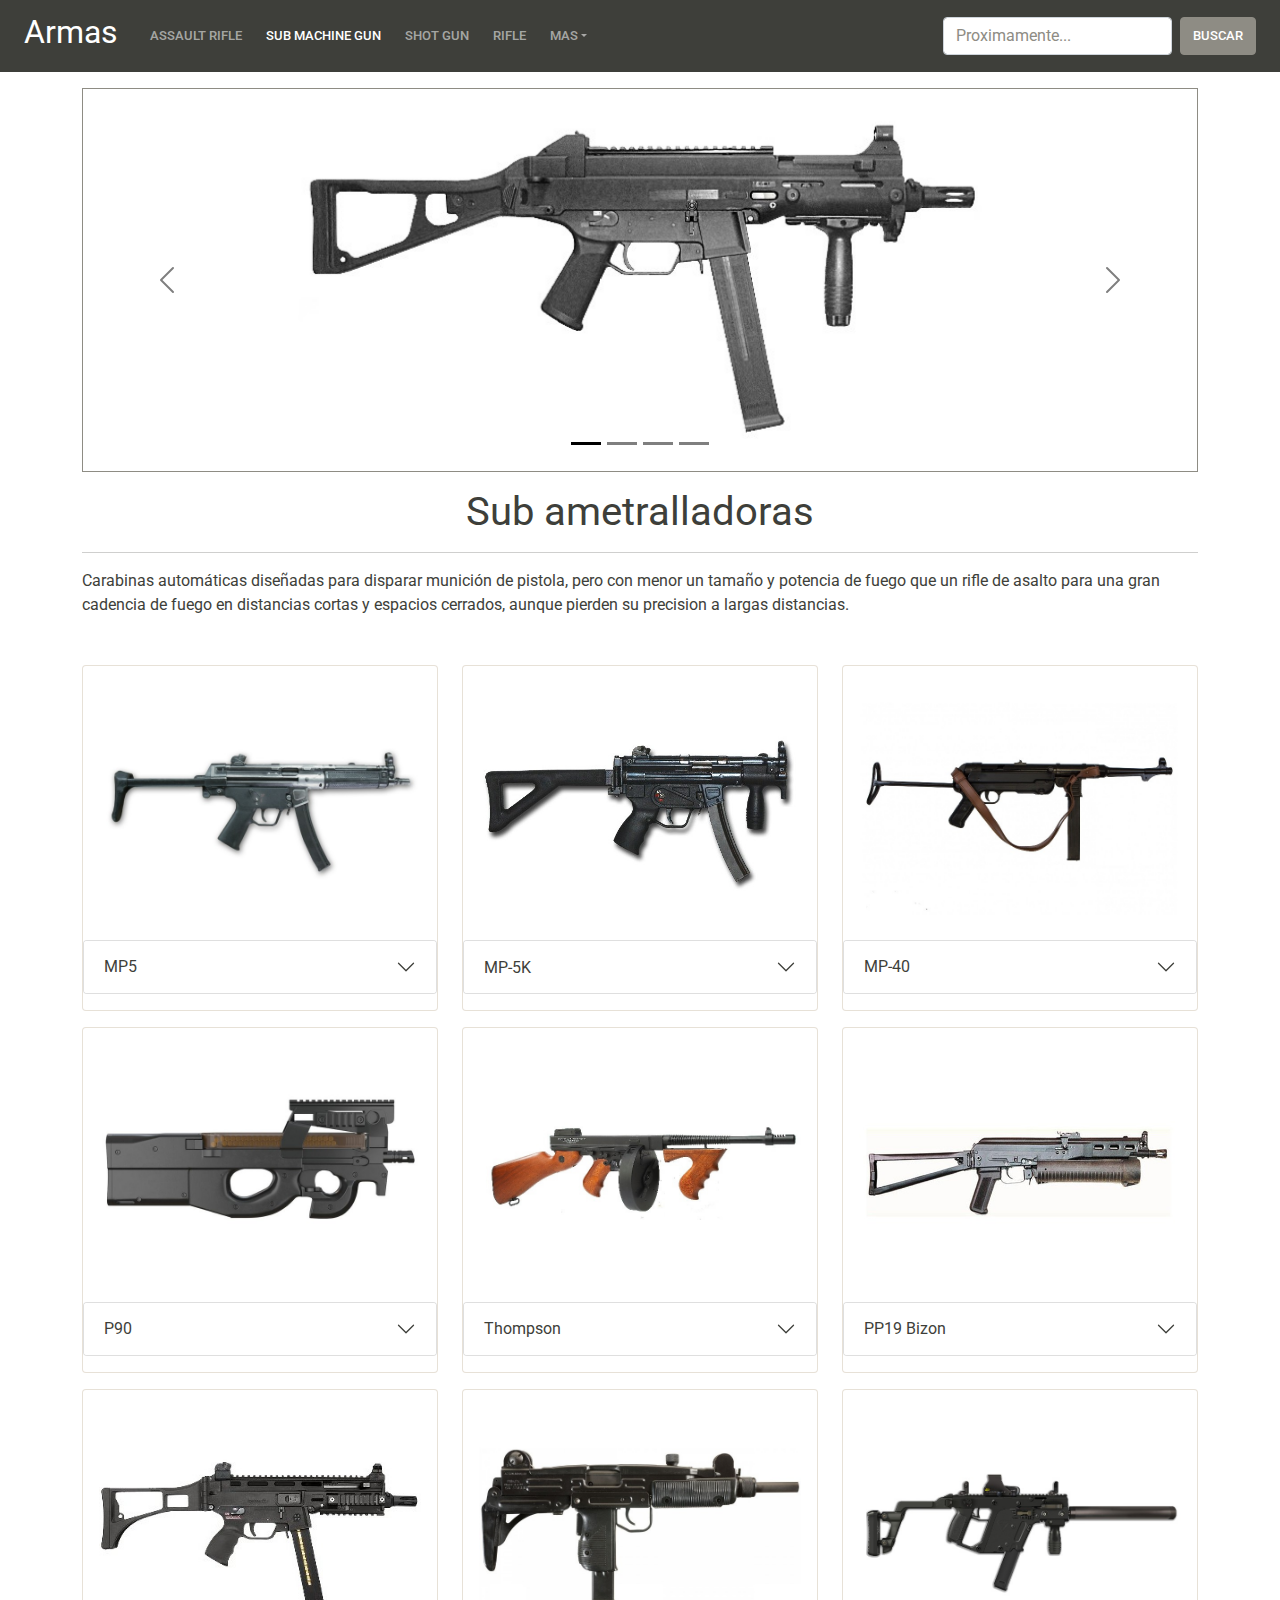
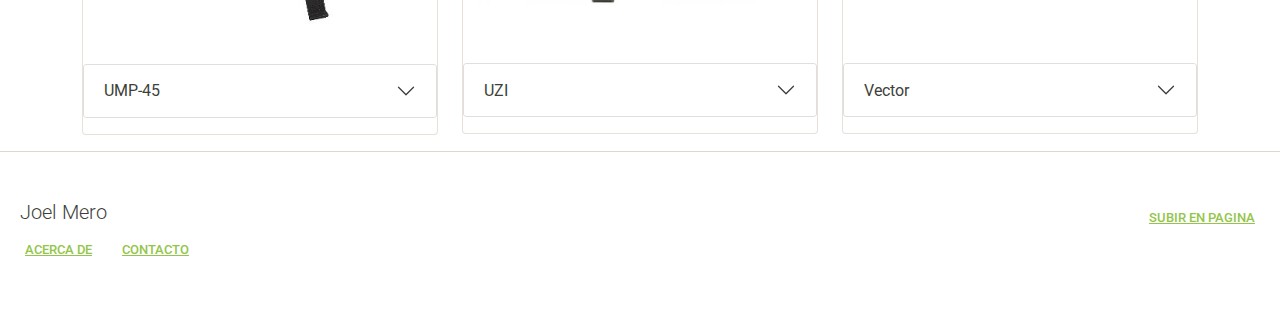
<file: smg.html>
<!DOCTYPE html>
<html lang="esp">
<head>
	<meta charset="UTF-8">
	<meta name="viewport" content="width=device-width, initial-scale=1.0">
	<title>SMG</title>
	<link  rel="icon" href="img/icon.png" type="image/png" />
	<link rel="stylesheet" href="sand-stone/bootstrap.min.css">
	<script src="sand-stone/bootstrap.bundle.min.js" defer></script>
	<link rel="stylesheet" href="style.css">
	<script src="js/script.js" defer></script>
	<script src="js/updateLink.js" defer></script>
</head>
<body>

	<header class="container-fluid">
		<div class="row mb-3">
			<div class="col-12 px-0">
				<!-- Navbar -->
				<nav class="navbar navbar-expand-lg navbar-dark bg-primary">
				  	<div class="container-fluid">
				  		<!-- Brand -->
				    	<a class="navbar-brand me-4" href="smg.html"><h2>Armas</h2></a>
				    	<!-- Boton collapse -->
				    	<button 
				    		class="navbar-toggler" 
				    		type="button" 
				    		data-bs-toggle="collapse" 
				    		data-bs-target="#navbarColor01" 
				    		aria-controls="navbarColor01" 
				    		aria-expanded="false" 
				    		aria-label="Toggle navigation"
				    	>
				      		<span class="navbar-toggler-icon"></span>
				    	</button>
				    	<!-- Contenido del navbar -->
					    <div class="collapse navbar-collapse" id="navbarColor01">
						    <ul class="navbar-nav me-auto">
						        <li class="nav-item active me-2">
						          	<a class="nav-link" href="index.html">Assault Rifle
						            	
						          	</a>
						        </li>
						        <li class="nav-item me-2">
						          	<a class="nav-link active" href="smg.html">Sub Machine Gun<span class="visually-hidden">(current)</span></a>
						        </li>
						        <li class="nav-item me-2">
						          	<a class="nav-link" href="shotgun.html">Shot Gun</a>
						        </li>
						        <li class="nav-item me-2">
						          	<a class="nav-link" href="rifle.html">Rifle</a>
						        </li>
						        <!-- Dropdown -->
						        <li class="nav-item dropdown">
						          	<a 
						          		class="nav-link dropdown-toggle" 
						          		data-bs-toggle="dropdown" 
						          		href="#" 
						          		role="button" 
						          		aria-haspopup="true" 
						          		aria-expanded="false"
						          	>Mas</a>
						          	<!-- Subenlaces del dropdown -->
						          	<div class="dropdown-menu">
							            <a class="dropdown-item" href="handgun.html">Hand Gun</a>
							            <div class="dropdown-divider"></div>
							            <a class="dropdown-item" id="info" href="info.html">info</a>
						          	</div>
						        </li>
						    </ul>
						    <!-- Buscar -->
						    <form class="d-flex">
						        <input class="form-control me-sm-2" type="text" placeholder="Proximamente...">
						        <button class="btn btn-secondary my-2 my-sm-0" type="submit">Buscar</button>
						    </form>
					    </div>
				  	</div>
				</nav>
			</div>
		</div>
	</header>

	<div class="container">
		<aside class="row">
			<div class="col-12 mb-3">
				<!-- Carousel -->
				<div class="carousel slide carousel-dark border border-secondary" id="mi-carousel2" data-bs-ride="carousel">
					<div class="carousel-inner">
						<div class="carousel-item p-2">
							<!-- AR -->
							<img class="d-block w-100" src="img/carousel/assault-rifle.jpg" alt="">		
						</div>
						<div class="carousel-item p-2">
							<!-- SG -->
							<img class="d-block w-100" src="img/carousel/shotgun.jpg" alt="">
						</div>
						<div class="carousel-item p-2">
							<!-- RF -->
							<img class="d-block w-100" src="img/carousel/rifle.jpg" alt="">
						</div>
						<div class="carousel-item active p-2">
							<!-- SMG -->							
							<img class="d-block w-100" src="img/carousel/sub-machinegun.jpg" alt="">
						</div>								
					</div>
					<!-- Controles izq -->
					<button 
					class="carousel-control-prev" 
					data-bs-target="#mi-carousel2" 
					type="button"
					data-bs-slide="prev">
						<!-- Soporte para usuarios ciegos -->
						<span 
						class="carousel-control-prev-icon"
						aria-hidden="true"></span>
						<span class="visually-hidden">Anterior</span>
					</button>
					<!-- Controles drch-->
					<button 
					class="carousel-control-next" 
					data-bs-target="#mi-carousel2" 
					type="button"
					data-bs-slide="next">
						<!-- Soporte para usuarios ciegos -->
						<span 
						class="carousel-control-next-icon"
						aria-hidden="true"></span>
						<span class="visually-hidden">Siguiente</span>
					</button>
					<!-- Indicadores -->
					<div class="carousel-indicators">
						<button 
						type="button" 
						class="active" 
						data-bs-target="#mi-carousel2"
						data-bs-slide-to="0"
						aria-label="Slide 1"
						></button>
						<button 
						type="button"
						data-bs-target="#mi-carousel2"
						data-bs-slide-to="1"
						aria-label="Slide 2"
						></button>
						<button 
						type="button" 
						data-bs-target="#mi-carousel2"
						data-bs-slide-to="2"
						aria-label="Slide 3"
						></button>
						<button 
						type="button" 
						data-bs-target="#mi-carousel2"
						data-bs-slide-to="3"
						aria-label="Slide 4"
						></button>
					</div>
				</div>
			</div>
		</aside>
	</div>

		
	<main class="container">

		<div class="row mb-3">
			<div class="col-12">
				<!-- Titulo -->
				<h1 class="text-center">Sub ametralladoras</h1>
				<hr>
			</div>
			<!-- Parrafo -->
			<div class="col-12 mb-3">
				<p>Carabinas automáticas diseñadas para disparar munición de pistola, pero con menor un tamaño y potencia de fuego que un rifle de asalto para una gran cadencia de fuego en distancias cortas y espacios cerrados, aunque pierden su precision a largas distancias.</p>
			</div>
		</div>

		<div class="row mb-3">

			<div class="col-12 col-sm-6 col-md-4">
				<!-- Banner de arma -->
				<div class="card">
					<div class="p-3">
						<img 
						class="card-img-top" 
						src="img\smg\mp5\mp5.jpg"
						data-bs-toggle="modal" 
						data-bs-target="#mimodal_1"
						>
						<!-- Fondo Modal -->
						<div 
						class="modal fade" 
						id="mimodal_1" 
						tabindex="-1" 
						aria-hidden="true" 
						aria-labelledby="label-modal-1">
							<!-- Ventana -->
							<div class="modal-dialog modal-dialog-centered">
								<!-- Contenido -->
								<div class="modal-content">
									<div class="modal-body">
										<!-- Carusel de imagenes -->
										<div class="carousel slide carousel-dark border border-secondary" id="imagenes_1" data-bs-ride="carousel">
											<div class="carousel-inner">
												<div class="carousel-item active p-2">
													<img class="d-block w-100" src="img\smg\mp5\mp5a.jpg" alt="mp5-submachine-gun">
												</div>	
												<div class="carousel-item p-2">
													<img class="d-block w-100" src="img\smg\mp5\mp5b.jpg" alt="mp5-submachine-gun">
												</div>	
												<div class="carousel-item p-2">
													<img class="d-block w-100" src="img\smg\mp5\mp5c.jpg" alt="mp5-submachine-gun">
												</div>				
											</div>
											<!-- Controles izq -->
											<button 
											class="carousel-control-prev" 
											data-bs-target="#imagenes_1" 
											type="button"
											data-bs-slide="prev">
												<!-- Soporte para usuarios ciegos -->
												<span 
												class="carousel-control-prev-icon"
												aria-hidden="true"></span>
												<span class="visually-hidden">Anterior</span>
											</button>
											<!-- Controles drch-->
											<button 
											class="carousel-control-next" 
											data-bs-target="#imagenes_1" 
											type="button"
											data-bs-slide="next">
												<!-- Soporte para usuarios ciegos -->
												<span 
												class="carousel-control-next-icon"
												aria-hidden="true"></span>
												<span class="visually-hidden">Siguiente</span>
											</button>
										</div>
									</div>
								</div>
							</div>
						</div>				
					</div>
					<!-- Acordion -->
					<div class="accordion mb-3">
					  	<div class="accordion-item">
					  		<!-- Titulo -->
					    	<h2 class="accordion-header" >
					      		<button 
					      			class="accordion-button collapsed" 
					      			type="button" 
					      			data-bs-toggle="collapse" 
					      			data-bs-target="#contenido_0" 
					      			aria-expanded="false" 
					      			aria-controls="contenido_0"
					      		>
					        		<h3 class="text">MP5</h3>
					      		</button>
					    	</h2>
					    	<!-- Contenido -->
					    	<div  
					    		class="accordion-collapse collapse" 
					    		aria-labelledby="cabecera_0" 
					    		data-bs-parent="#acordion_0"
					    	>
					      		<div class="accordion-body">
					        		<!-- Card -->
									<div class="card">
									  	<!-- Card Body -->
									  	<div class="card-body">
									  		<!-- Texto -->
									    	<p class="card-text">El MP5 es uno de los subfusiles más utilizados en el mundo, ya que ha sido adoptada por 40 naciones y numerosas organizaciones militares.</p>
									  	</div>
									  	<ul class="list-group list-group-flush">
									  		<!-- Lista -->
										    <li class="list-group-item">Sistema de numeración HK.</li>
										    <li class="list-group-item">Utilizada por élite británica SAS.</li>
										    <li class="list-group-item">Emblema de Fracción del Ejército Rojo.</li>
									  	</ul>
									  	<div class="card-body">
									  		<!-- Enlaces -->
										    <a href="https://es.wikipedia.org/wiki/Heckler_%26_Koch_MP5#:~:text=El%20MP5%20(abreviatura%20de%20Maschinenpistole,am%20Neckar%2C%20en%20Alemania%20Occidental." target="_blank" class="card-link">Fuente</a>
										    <a href="https://www.youtube.com/watch?v=c-ybw7dL0IE" target="_blank" class="card-link">MP5</a>
									  	</div>
									</div>
					      		</div>
					    	</div>
					  	</div>
					</div>
				</div>
			</div>

			<div class="col-12 col-sm-6 col-md-4">
				<!-- Banner de arma -->
				<div class="card">
					<div class="p-3">
						<img 
						class="card-img-top" 
						src="img/smg/mp-5k/mp-5k.jpg"
						data-bs-toggle="modal" 
						data-bs-target="#mimodal_2"
						>
						<!-- Fondo Modal -->
						<div 
						class="modal fade" 
						id="mimodal_2" 
						tabindex="-1" 
						aria-hidden="true" 
						aria-labelledby="label-modal-1">
							<!-- Ventana -->
							<div class="modal-dialog modal-dialog-centered">
								<!-- Contenido -->
								<div class="modal-content">
									<div class="modal-body">
										<!-- Carusel de imagenes -->
										<div class="carousel slide carousel-dark border border-secondary" id="imagenes_2" data-bs-ride="carousel">
											<div class="carousel-inner">
												<div class="carousel-item active p-2">	
													<img class="d-block w-100" src="img/smg/mp-5k/mp-5ka.jpg" alt="mp-5k-submachinegun">
												</div>
												<div class="carousel-item p-2">
													<img class="d-block w-100" src="img/smg/mp-5k/mp-5kb.jpg" alt="mp-5k-submachinegun">
												</div>
												<div class="carousel-item p-2">
													<img class="d-block w-100" src="img/smg/mp-5k/mp-5kc.jpg" alt="mp-5k-submachinegun">
												</div>						
											</div>
											<!-- Controles izq -->
											<button 
											class="carousel-control-prev" 
											data-bs-target="#imagenes_2" 
											type="button"
											data-bs-slide="prev">
												<!-- Soporte para usuarios ciegos -->
												<span 
												class="carousel-control-prev-icon"
												aria-hidden="true"></span>
												<span class="visually-hidden">Anterior</span>
											</button>
											<!-- Controles drch-->
											<button 
											class="carousel-control-next" 
											data-bs-target="#imagenes_2" 
											type="button"
											data-bs-slide="next">
												<!-- Soporte para usuarios ciegos -->
												<span 
												class="carousel-control-next-icon"
												aria-hidden="true"></span>
												<span class="visually-hidden">Siguiente</span>
											</button>
										</div>
									</div>
								</div>
							</div>
						</div>
					</div>
					<!-- Acordion -->
					<div class="accordion mb-3">
					  	<div class="accordion-item">
					  		<!-- Titulo -->
					    	<h2 class="accordion-header" >
					      		<button 
					      			class="accordion-button collapsed" 
					      			type="button" 
					      			data-bs-toggle="collapse" 
					      			data-bs-target="#contenido_1" 
					      			aria-expanded="false" 
					      			aria-controls="contenido_1"
					      		>
					        		<h3 class="text">MP-5K</h3>
					      		</button>
					    	</h2>
					    	<!-- Contenido -->
					    	<div  
					    		class="accordion-collapse collapse" 
					    		aria-labelledby="cabecera_1" 
					    		data-bs-parent="#acordion_1"
					    	>
					      		<div class="accordion-body">
					        		<!-- Card -->
									<div class="card">
									  	<!-- Card Body -->
									  	<div class="card-body">
									  		<!-- Texto -->
									    	<p class="card-text">Bien supliendo o complementando a la pistola, esta arma provee al tirador de una potencia de fuego sin par en un paquete pequeño.</p>
									  	</div>
									  	<ul class="list-group list-group-flush">
									  		<!-- Lista -->
										    <li class="list-group-item">Ligero para llevar.</li>
										    <li class="list-group-item">Flexibilidad táctica.</li>
										    <li class="list-group-item">Versión recortada de la MP5.</li>
									  	</ul>
									  	<div class="card-body">
									  		<!-- Enlaces -->
										    <a href="https://es.wikipedia.org/wiki/Heckler_%26_Koch_MP5" target="_blank" class="card-link">Fuente</a>
										    <a href="https://www.youtube.com/watch?v=LNNSHgvn0ig" target="_blank" class="card-link">MP-5K</a>
									  	</div>
									</div>
					      		</div>
					    	</div>
					  	</div>
					</div>
				</div>
			</div>

			<div class="col-12 col-md-4">
				<!-- Banner de arma -->
				<div class="card">
					<div class="p-3">
						<img 
						class="card-img-top" 
						src="img/smg/mp-40/mp-40.jpg"
						data-bs-toggle="modal" 
						data-bs-target="#mimodal_3"
						>
						<!-- Fondo Modal -->
						<div 
						class="modal fade" 
						id="mimodal_3" 
						tabindex="-1" 
						aria-hidden="true" 
						aria-labelledby="label-modal-1">
							<!-- Ventana -->
							<div class="modal-dialog modal-dialog-centered">
								<!-- Contenido -->
								<div class="modal-content">
									<div class="modal-body">
										<!-- Carusel de imagenes -->
										<div class="carousel slide carousel-dark border border-secondary" id="imagenes_3" data-bs-ride="carousel">
											<div class="carousel-inner">
												<div class="carousel-item active p-2">
													<img class="d-block w-100" src="img/smg/mp-40/mp-40a.jpg" alt="mp-40-submachinegun">
												</div>
												<div class="carousel-item p-2">
													<img class="d-block w-100" src="img/smg/mp-40/mp-40b.jpg" alt="mp-40-submachinegun">
												</div>
												<div class="carousel-item p-2">
													<img class="d-block w-100" src="img/smg/mp-40/mp-40c.jpg" alt="mp-40-submachinegun">
												</div>						
											</div>
											<!-- Controles izq -->
											<button 
											class="carousel-control-prev" 
											data-bs-target="#imagenes_3" 
											type="button"
											data-bs-slide="prev">
												<!-- Soporte para usuarios ciegos -->
												<span 
												class="carousel-control-prev-icon"
												aria-hidden="true"></span>
												<span class="visually-hidden">Anterior</span>
											</button>
											<!-- Controles drch-->
											<button 
											class="carousel-control-next" 
											data-bs-target="#imagenes_3" 
											type="button"
											data-bs-slide="next">
												<!-- Soporte para usuarios ciegos -->
												<span 
												class="carousel-control-next-icon"
												aria-hidden="true"></span>
												<span class="visually-hidden">Siguiente</span>
											</button>
										</div>
									</div>
								</div>
							</div>
						</div>
					</div>
					<!-- Acordion -->
					<div class="accordion mb-3">
					  	<div class="accordion-item">
					  		<!-- Titulo -->
					    	<h2 class="accordion-header" >
					      		<button 
					      			class="accordion-button collapsed" 
					      			type="button" 
					      			data-bs-toggle="collapse" 
					      			data-bs-target="#contenido_2" 
					      			aria-expanded="false" 
					      			aria-controls="contenido_2"
					      		>
					        		<h3 class="text">MP-40</h3>
					      		</button>
					    	</h2>
					    	<!-- Contenido -->
					    	<div  
					    		class="accordion-collapse collapse" 
					    		aria-labelledby="cabecera_2" 
					    		data-bs-parent="#acordion_2"
					    	>
					      		<div class="accordion-body">
					        		<!-- Card -->
									<div class="card">
									  	<!-- Card Body -->
									  	<div class="card-body">
									  		<!-- Texto -->
									    	<p class="card-text">Uno de los más utilizados y populares entre la milicia de la Alemania Nazi en el siglo XX durante la segunda guerra mundial.</p>
									  	</div>
									  	<ul class="list-group list-group-flush">
									  		<!-- Lista -->
										    <li class="list-group-item">Diseñado por Heinrich Vollmer.</li>
										    <li class="list-group-item">Combate de corto alcance.</li>
										    <li class="list-group-item">Perdía a partir de 200 metros.</li>
									  	</ul>
									  	<div class="card-body">
									  		<!-- Enlaces -->
										    <a href="https://es.wikipedia.org/wiki/MP40#:~:text=El%20MP40%20ten%C3%ADa%20una%20longitud,)%2C%20como%20el%20Sdkfz%20251." target="_blank" class="card-link">Fuente</a>
										    <a href="https://www.youtube.com/watch?v=O38a_Bx18RU" target="_blank" class="card-link">MP-40</a>
									  	</div>
									</div>
					      		</div>
					    	</div>
					  	</div>
					</div>
				</div>
			</div>

		</div>

		<div class="row mb-3">

			<div class="col-12 col-sm-6 col-md-4">
				<!-- Banner de arma -->
				<div class="card">
					<div class="p-3">
						<img 
						class="card-img-top" 
						src="img/smg/p90/p90.jpg"
						data-bs-toggle="modal" 
						data-bs-target="#mimodal_4"
						>
						<!-- Fondo Modal -->
						<div 
						class="modal fade" 
						id="mimodal_4" 
						tabindex="-1" 
						aria-hidden="true" 
						aria-labelledby="label-modal-1">
							<!-- Ventana -->
							<div class="modal-dialog modal-dialog-centered">
								<!-- Contenido -->
								<div class="modal-content">
									<div class="modal-body">
										<!-- Carusel de imagenes -->
										<div class="carousel slide carousel-dark border border-secondary" id="imagenes_4" data-bs-ride="carousel">
											<div class="carousel-inner">
												<div class="carousel-item p-2">
													<img class="d-block w-100" src="img/smg/p90/p90b.jpg" alt="p90-submachine-gun">
												</div>
												<div class="carousel-item active p-2">
													<img class="d-block w-100" src="img/smg/p90/p90a.jpg" alt="p90-submachine-gun">
												</div>
												<div class="carousel-item p-2">
													<img class="d-block w-100" src="img/smg/p90/p90c.jpg" alt="p90-submachine-gun">
												</div>						
											</div>
											<!-- Controles izq -->
											<button 
											class="carousel-control-prev" 
											data-bs-target="#imagenes_4" 
											type="button"
											data-bs-slide="prev">
												<!-- Soporte para usuarios ciegos -->
												<span 
												class="carousel-control-prev-icon"
												aria-hidden="true"></span>
												<span class="visually-hidden">Anterior</span>
											</button>
											<!-- Controles drch-->
											<button 
											class="carousel-control-next" 
											data-bs-target="#imagenes_4" 
											type="button"
											data-bs-slide="next">
												<!-- Soporte para usuarios ciegos -->
												<span 
												class="carousel-control-next-icon"
												aria-hidden="true"></span>
												<span class="visually-hidden">Siguiente</span>
											</button>
										</div>
									</div>
								</div>
							</div>
						</div>
					</div>
					<!-- Acordion -->
					<div class="accordion mb-3">
					  	<div class="accordion-item">
					  		<!-- Titulo -->
					    	<h2 class="accordion-header" >
					      		<button 
					      			class="accordion-button collapsed" 
					      			type="button" 
					      			data-bs-toggle="collapse" 
					      			data-bs-target="#contenido_3" 
					      			aria-expanded="false" 
					      			aria-controls="contenido_3"
					      		>
					        		<h3 class="text">P90</h3>
					      		</button>
					    	</h2>
					    	<!-- Contenido -->
					    	<div  
					    		class="accordion-collapse collapse" 
					    		aria-labelledby="cabecera_3" 
					    		data-bs-parent="#acordion_3"
					    	>
					      		<div class="accordion-body">
					        		<!-- Card -->
									<div class="card">
									  	<!-- Card Body -->
									  	<div class="card-body">
									  		<!-- Texto -->
									    	<p class="card-text">Esta arma tiene características técnicas innovadoras en comparación con otras, en particular su pequeño tamaño y muy alta cadencia de fuego.</p>
									  	</div>
									  	<ul class="list-group list-group-flush">
									  		<!-- Lista -->
										    <li class="list-group-item">Cartucho 5,7 × 28 mm.</li>
										    <li class="list-group-item">Utilizado en más de 40 países.</li>
										    <li class="list-group-item">Arma de defensa personal .</li>
									  	</ul>
									  	<div class="card-body">
									  		<!-- Enlaces -->
										    <a href="https://es.wikipedia.org/wiki/FN_P90" target="_blank" class="card-link">Fuente</a>
										    <a href="https://www.youtube.com/watch?v=6kXXqG-b4ZQ" target="_blank" class="card-link">P90</a>
									  	</div>
									</div>
					      		</div>
					    	</div>
					  	</div>
					</div>
				</div>
			</div>

			<div class="col-12 col-sm-6 col-md-4">
				<!-- Banner de arma -->
				<div class="card">
					<div class="p-3">
						<img 
						class="card-img-top" 
						src="img/smg/thompson/thompson.jpg"
						data-bs-toggle="modal" 
						data-bs-target="#mimodal_5"
						>
						<!-- Fondo Modal -->
						<div 
						class="modal fade" 
						id="mimodal_5" 
						tabindex="-1" 
						aria-hidden="true" 
						aria-labelledby="label-modal-1">
							<!-- Ventana -->
							<div class="modal-dialog modal-dialog-centered">
								<!-- Contenido -->
								<div class="modal-content">
									<div class="modal-body">
										<!-- Carusel de imagenes -->
										<div class="carousel slide carousel-dark border border-secondary" id="imagenes_5" data-bs-ride="carousel">
											<div class="carousel-inner">
												<div class="carousel-item active p-2">
													<img class="d-block w-100" src="img/smg/thompson/thompsona.jpg" alt="m4a1-usa-rifle">
												</div>
												<div class="carousel-item p-2">
													<img class="d-block w-100" src="img/smg/thompson/thompsonb.jpg" alt="m4a1-usa-rifle">
												</div>
												<div class="carousel-item p-2">
													<img class="d-block w-100" src="img/smg/thompson/thompsonc.jpg" alt="m4a1-usa-rifle">
												</div>						
											</div>
											<!-- Controles izq -->
											<button 
											class="carousel-control-prev" 
											data-bs-target="#imagenes_5" 
											type="button"
											data-bs-slide="prev">
												<!-- Soporte para usuarios ciegos -->
												<span 
												class="carousel-control-prev-icon"
												aria-hidden="true"></span>
												<span class="visually-hidden">Anterior</span>
											</button>
											<!-- Controles drch-->
											<button 
											class="carousel-control-next" 
											data-bs-target="#imagenes_5" 
											type="button"
											data-bs-slide="next">
												<!-- Soporte para usuarios ciegos -->
												<span 
												class="carousel-control-next-icon"
												aria-hidden="true"></span>
												<span class="visually-hidden">Siguiente</span>
											</button>
										</div>
									</div>
								</div>
							</div>
						</div>
					</div>
					<!-- Acordion -->
					<div class="accordion mb-3">
					  	<div class="accordion-item">
					  		<!-- Titulo -->
					    	<h2 class="accordion-header" >
					      		<button 
					      			class="accordion-button collapsed" 
					      			type="button" 
					      			data-bs-toggle="collapse" 
					      			data-bs-target="#contenido_4" 
					      			aria-expanded="false" 
					      			aria-controls="contenido_4"
					      		>
					        		<h3 class="text">Thompson</h3>
					      		</button>
					    	</h2>
					    	<!-- Contenido -->
					    	<div  
					    		class="accordion-collapse collapse" 
					    		aria-labelledby="cabecera_4" 
					    		data-bs-parent="#acordion_4"
					    	>
					      		<div class="accordion-body">
					        		<!-- Card -->
									<div class="card">
									  	<!-- Card Body -->
									  	<div class="card-body">
									  		<!-- Texto -->
									    	<p class="card-text">Diseñado por el oficial estadounidense John Thompson, equipó al ejército estadounidense hasta la década de 1960.</p>
									  	</div>
									  	<ul class="list-group list-group-flush">
									  		<!-- Lista -->
										    <li class="list-group-item">Utilizada por el crimen organizado.</li>
										    <li class="list-group-item">Protagonizo la Gran Guerra.</li>
										    <li class="list-group-item">Calibre 45. ACP.</li>
									  	</ul>
									  	<div class="card-body">
									  		<!-- Enlaces -->
										    <a href="https://es.wikipedia.org/wiki/Subfusil_Thompson#:~:text=Longitud%3A%20808%20mm%20(31%2C,balas%3B%2018%20balas%20del%20tipo%20." target="_blank" class="card-link">Fuente</a>
										    <a href="https://www.youtube.com/watch?v=D53opaeollQ" target="_blank" class="card-link">Thompson</a>
									  	</div>
									</div>
					      		</div>
					    	</div>
					  	</div>
					</div>
				</div>
			</div>

			<div class="col-12 col-md-4">
				<!-- Banner de arma -->
				<div class="card">
					<div class="p-3">
						<img 
						class="card-img-top" 
						src="img/smg/pp-19-bizon/pp-19-bizon.jpg"
						data-bs-toggle="modal" 
						data-bs-target="#mimodal_6"
						>
						<!-- Fondo Modal -->
						<div 
						class="modal fade" 
						id="mimodal_6" 
						tabindex="-1" 
						aria-hidden="true" 
						aria-labelledby="label-modal-1">
							<!-- Ventana -->
							<div class="modal-dialog modal-dialog-centered">
								<!-- Contenido -->
								<div class="modal-content">
									<div class="modal-body">
										<!-- Carusel de imagenes -->
										<div class="carousel slide carousel-dark border border-secondary" id="imagenes_6" data-bs-ride="carousel">
											<div class="carousel-inner">
												<div class="carousel-item active p-2">
													<img class="d-block w-100" src="img/smg/pp-19-bizon/pp-19-bizona.jpg" alt="p19bizon-submachine-gun">
												</div>
												<div class="carousel-item p-2">
													<img class="d-block w-100" src="img/smg/pp-19-bizon/pp-19-bizonb.jpg" alt="p19bizon-submachine-gun">
												</div>
												<div class="carousel-item p-2">
													<img class="d-block w-100" src="img/smg/pp-19-bizon/pp-19-bizonc.jpg" alt="p19bizon-submachine-gun">
												</div>						
											</div>
											<!-- Controles izq -->
											<button 
											class="carousel-control-prev" 
											data-bs-target="#imagenes_6" 
											type="button"
											data-bs-slide="prev">
												<!-- Soporte para usuarios ciegos -->
												<span 
												class="carousel-control-prev-icon"
												aria-hidden="true"></span>
												<span class="visually-hidden">Anterior</span>
											</button>
											<!-- Controles drch-->
											<button 
											class="carousel-control-next" 
											data-bs-target="#imagenes_6" 
											type="button"
											data-bs-slide="next">
												<!-- Soporte para usuarios ciegos -->
												<span 
												class="carousel-control-next-icon"
												aria-hidden="true"></span>
												<span class="visually-hidden">Siguiente</span>
											</button>
										</div>
									</div>
								</div>
							</div>
						</div>
					</div>
					<!-- Acordion -->
					<div class="accordion mb-3">
					  	<div class="accordion-item">
					  		<!-- Titulo -->
					    	<h2 class="accordion-header" >
					      		<button 
					      			class="accordion-button collapsed" 
					      			type="button" 
					      			data-bs-toggle="collapse" 
					      			data-bs-target="#contenido_5" 
					      			aria-expanded="false" 
					      			aria-controls="contenido_5"
					      		>
					        		<h3 class="text">PP19 Bizon</h3>
					      		</button>
					    	</h2>
					    	<!-- Contenido -->
					    	<div  
					    		class="accordion-collapse collapse" 
					    		aria-labelledby="cabecera_5" 
					    		data-bs-parent="#acordion_5"
					    	>
					      		<div class="accordion-body">
					        		<!-- Card -->
									<div class="card">
									  	<!-- Card Body -->
									  	<div class="card-body">
									  		<!-- Texto -->
									    	<p class="card-text">Fue desarrollado en Rusia y está destinado principalmente a unidades policiales que necesitan disparos rápidos y precisos a corta distancia .</p>
									  	</div>
									  	<ul class="list-group list-group-flush">
									  		<!-- Lista -->
										    <li class="list-group-item">En servicio desde 1996.</li>
										    <li class="list-group-item">Arma antiterrorista.</li>
										    <li class="list-group-item">Fuego selectivo.</li>
									  	</ul>
									  	<div class="card-body">
									  		<!-- Enlaces -->
										    <a href="https://es.wikipedia.org/wiki/PP-19_Bizon#:~:text=6%20Enlaces%20externos-,Detalles%20del%20dise%C3%B1o,pistola%209%20x%2018%20Makarov." target="_blank" class="card-link">Fuente</a>
										    <a href="https://www.youtube.com/watch?v=4ktnunaHiHk" target="_blank" class="card-link">PP19-Bizon</a>
									  	</div>
									</div>
					      		</div>
					    	</div>
					  	</div>
					</div>
				</div>
			</div>

		</div>

		<div class="row mb-3">

			<div class="col-12 col-sm-6 col-md-4">
				<!-- Banner de arma -->
				<div class="card">
					<div class="p-3">
						<img 
						class="card-img-top" 
						src="img/smg/ump-45/ump-45.jpg"
						data-bs-toggle="modal" 
						data-bs-target="#mimodal_7"
						>
						<!-- Fondo Modal -->
						<div 
						class="modal fade" 
						id="mimodal_7" 
						tabindex="-1" 
						aria-hidden="true" 
						aria-labelledby="label-modal-1">
							<!-- Ventana -->
							<div class="modal-dialog modal-dialog-centered">
								<!-- Contenido -->
								<div class="modal-content">
									<div class="modal-body">
										<!-- Carusel de imagenes -->
										<div class="carousel slide carousel-dark border border-secondary" id="imagenes_7" data-bs-ride="carousel">
											<div class="carousel-inner">
												<div class="carousel-item active p-2">
													<img class="d-block w-100" src="img/smg/ump-45/ump-45b.jpg" alt="ump-45a-machine-gun">
												</div>
												<div class="carousel-item p-2">
													<img class="d-block w-100" src="img/smg/ump-45/ump-45b.jpg" alt="ump-45-machine-gun">
												</div>
												<div class="carousel-item p-2">
													<img class="d-block w-100" src="img/smg/ump-45/ump-45c.jpg" alt="ump-45-machine-gun">
												</div>						
											</div>
											<!-- Controles izq -->
											<button 
											class="carousel-control-prev" 
											data-bs-target="#imagenes_7" 
											type="button"
											data-bs-slide="prev">
												<!-- Soporte para usuarios ciegos -->
												<span 
												class="carousel-control-prev-icon"
												aria-hidden="true"></span>
												<span class="visually-hidden">Anterior</span>
											</button>
											<!-- Controles drch-->
											<button 
											class="carousel-control-next" 
											data-bs-target="#imagenes_7" 
											type="button"
											data-bs-slide="next">
												<!-- Soporte para usuarios ciegos -->
												<span 
												class="carousel-control-next-icon"
												aria-hidden="true"></span>
												<span class="visually-hidden">Siguiente</span>
											</button>
										</div>
									</div>
								</div>
							</div>
						</div>
					</div>
					<!-- Acordion -->
					<div class="accordion mb-3">
					  	<div class="accordion-item">
					  		<!-- Titulo -->
					    	<h2 class="accordion-header" >
					      		<button 
					      			class="accordion-button collapsed" 
					      			type="button" 
					      			data-bs-toggle="collapse" 
					      			data-bs-target="#contenido_6" 
					      			aria-expanded="false" 
					      			aria-controls="contenido_6"
					      		>
					        		<h3 class="text">UMP-45</h3>
					      		</button>
					    	</h2>
					    	<!-- Contenido -->
					    	<div  
					    		class="accordion-collapse collapse" 
					    		aria-labelledby="cabecera_6" 
					    		data-bs-parent="#acordion_6"
					    	>
					      		<div class="accordion-body">
					        		<!-- Card -->
									<div class="card">
									  	<!-- Card Body -->
									  	<div class="card-body">
									  		<!-- Texto -->
									    	<p class="card-text">El UMP ha sido adoptado por diversas agencias policiales, como la Oficina de Aduanas y Protección Fronteriza de los Estados Unidos.</p>
									  	</div>
									  	<ul class="list-group list-group-flush">
									  		<!-- Lista -->
										    <li class="list-group-item">Longitud del cañón 200 mm.</li>
										    <li class="list-group-item">600 disparos/min.</li>
										    <li class="list-group-item">Alcance efectivo 100 m.</li>
									  	</ul>
									  	<div class="card-body">
									  		<!-- Enlaces -->
										    <a href="https://es.wikipedia.org/wiki/Heckler_%26_Koch_UMP" target="_blank" class="card-link">Fuente</a>
										    <a href="https://www.youtube.com/watch?v=nSCXP-bXcg8" target="_blank" class="card-link">UMP-45</a>
									  	</div>
									</div>
					      		</div>
					    	</div>
					  	</div>
					</div>
				</div>
			</div>

			<div class="col-12 col-sm-6 col-md-4">
				<!-- Banner de arma -->
				<div class="card">
					<div class="p-3">
						<img 
						class="card-img-top" 
						src="img/smg/uzi/uzi.jpg"
						data-bs-toggle="modal" 
						data-bs-target="#mimodal_8"
						>
						<!-- Fondo Modal -->
						<div 
						class="modal fade" 
						id="mimodal_8" 
						tabindex="-1" 
						aria-hidden="true" 
						aria-labelledby="label-modal-1">
							<!-- Ventana -->
							<div class="modal-dialog modal-dialog-centered">
								<!-- Contenido -->
								<div class="modal-content">
									<div class="modal-body">
										<!-- Carusel de imagenes -->
										<div class="carousel slide carousel-dark border border-secondary" id="imagenes_8" data-bs-ride="carousel">
											<div class="carousel-inner">
												<div class="carousel-item active p-2">
													<img class="d-block w-100" src="img/smg/uzi/uzia.jpg" alt="uzi-submachine-gun">
												</div>
												<div class="carousel-item p-2">
													<img class="d-block w-100" src="img/smg/uzi/uzib.jpg" alt="uzi-submachine-gun">
												</div>
												<div class="carousel-item p-2">
													<img class="d-block w-100" src="img/smg/uzi/uzic.jpg" alt="uzi-submachine-gun">
												</div>				
											</div>
											<!-- Controles izq -->
											<button 
											class="carousel-control-prev" 
											data-bs-target="#imagenes_8" 
											type="button"
											data-bs-slide="prev">
												<!-- Soporte para usuarios ciegos -->
												<span 
												class="carousel-control-prev-icon"
												aria-hidden="true"></span>
												<span class="visually-hidden">Anterior</span>
											</button>
											<!-- Controles drch-->
											<button 
											class="carousel-control-next" 
											data-bs-target="#imagenes_8" 
											type="button"
											data-bs-slide="next">
												<!-- Soporte para usuarios ciegos -->
												<span 
												class="carousel-control-next-icon"
												aria-hidden="true"></span>
												<span class="visually-hidden">Siguiente</span>
											</button>
										</div>
									</div>
								</div>
							</div>
						</div>
					</div>
					<!-- Acordion -->
					<div class="accordion mb-3">
					  	<div class="accordion-item">
					  		<!-- Titulo -->
					    	<h2 class="accordion-header" >
					      		<button 
					      			class="accordion-button collapsed" 
					      			type="button" 
					      			data-bs-toggle="collapse" 
					      			data-bs-target="#contenido_7" 
					      			aria-expanded="false" 
					      			aria-controls="contenido_7"
					      		>
					        		<h3 class="text">UZI</h3>
					      		</button>
					    	</h2>
					    	<!-- Contenido -->
					    	<div  
					    		class="accordion-collapse collapse" 
					    		aria-labelledby="cabecera_7" 
					    		data-bs-parent="#acordion_7"
					    	>
					      		<div class="accordion-body">
					        		<!-- Card -->
									<div class="card">
									  	<!-- Card Body -->
									  	<div class="card-body">
									  		<!-- Texto -->
									    	<p class="card-text">Uziel Gal construyo un arma eficaz, sencilla y de reducidas dimensiones que se convirtió en todo un símbolo nacional para Israel.</p>
									  	</div>
									  	<ul class="list-group list-group-flush">
									  		<!-- Lista -->
										    <li class="list-group-item">Creación: 1951.</li>
										    <li class="list-group-item">Calibre 9mm x 19 Parabellum.</li>
										    <li class="list-group-item">44 cm de longitud.</li>
									  	</ul>
									  	<div class="card-body">
									  		<!-- Enlaces -->
										    <a href="https://es.wikipedia.org/wiki/Uzi#:~:text=El%20Uzi%20(en%20hebreo%2C%20%D7%A2%D7%95%D7%96%D7%99,el%20peso%20de%20los%20subfusiles." target="_blank" class="card-link">Fuente</a>
										    <a href="https://www.youtube.com/watch?v=ayZClbRuLTQ" target="_blank" class="card-link">UZI</a>
									  	</div>
									</div>
					      		</div>
					    	</div>
					  	</div>
					</div>
				</div>
			</div>

			<div class="col-12 col-md-4">
				<!-- Banner de arma -->
				<div class="card">
					<div class="p-3">
						<img 
						class="card-img-top" 
						src="img/smg/vector/vector.jpg"
						data-bs-toggle="modal" 
						data-bs-target="#mimodal_9"
						>
						<!-- Fondo Modal -->
						<div 
						class="modal fade" 
						id="mimodal_9" 
						tabindex="-1" 
						aria-hidden="true" 
						aria-labelledby="label-modal-1">
							<!-- Ventana -->
							<div class="modal-dialog modal-dialog-centered">
								<!-- Contenido -->
								<div class="modal-content">
									<div class="modal-body">
										<!-- Carusel de imagenes -->
										<div class="carousel slide carousel-dark border border-secondary" id="imagenes_9" data-bs-ride="carousel">
											<div class="carousel-inner">
												<div class="carousel-item active p-2">
													<img class="d-block w-100" src="img/smg/vector/vectora.jpg" alt="vector-submachine-gun">
												</div>
												<div class="carousel-item p-2">
													<img class="d-block w-100" src="img/smg/vector/vectorb.jpg" alt="vector-submachine-gun">
												</div>
												<div class="carousel-item p-2">
													<img class="d-block w-100" src="img/smg/vector/vectorc.jpg" alt="vector-submachine-gun">
												</div>				
											</div>
											<!-- Controles izq -->
											<button 
											class="carousel-control-prev" 
											data-bs-target="#imagenes_9" 
											type="button"
											data-bs-slide="prev">
												<!-- Soporte para usuarios ciegos -->
												<span 
												class="carousel-control-prev-icon"
												aria-hidden="true"></span>
												<span class="visually-hidden">Anterior</span>
											</button>
											<!-- Controles drch-->
											<button 
											class="carousel-control-next" 
											data-bs-target="#imagenes_9" 
											type="button"
											data-bs-slide="next">
												<!-- Soporte para usuarios ciegos -->
												<span 
												class="carousel-control-next-icon"
												aria-hidden="true"></span>
												<span class="visually-hidden">Siguiente</span>
											</button>
										</div>
									</div>
								</div>
							</div>
						</div>
					</div>
					<!-- Acordion -->
					<div class="accordion mb-3">
					  	<div class="accordion-item">
					  		<!-- Titulo -->
					    	<h2 class="accordion-header" >
					      		<button 
					      			class="accordion-button collapsed" 
					      			type="button" 
					      			data-bs-toggle="collapse" 
					      			data-bs-target="#contenido_8" 
					      			aria-expanded="false" 
					      			aria-controls="contenido_8"
					      		>
					        		<h3 class="text">Vector</h3>
					      		</button>
					    	</h2>
					    	<!-- Contenido -->
					    	<div  
					    		class="accordion-collapse collapse" 
					    		aria-labelledby="cabecera_8" 
					    		data-bs-parent="#acordion_8"
					    	>
					      		<div class="accordion-body">
					        		<!-- Card -->
									<div class="card">
									  	<!-- Card Body -->
									  	<div class="card-body">
									  		<!-- Texto -->
									    	<p class="card-text">La Vektor SS-77 es una ametralladora de propósito general calibre 7,62 mm diseñada y fabricada por la empresa Denel Land Systems.</p>
									  	</div>
									  	<ul class="list-group list-group-flush">
									  		<!-- Lista -->
										    <li class="list-group-item">600-900 disparos/minuto.</li>
										    <li class="list-group-item">Calibre	7,62 mm.</li>
										    <li class="list-group-item">Mini SS, recalibrada para 5,56 mm.</li>
									  	</ul>
									  	<div class="card-body">
									  		<!-- Enlaces -->
										    <a href="https://es.wikipedia.org/wiki/Vektor_SS-77#:~:text=La%20Vektor%20SS%2D77%20es,(LIW)%20%2D%20de%20Sud%C3%A1frica." target="_blank" class="card-link">Fuente</a>
										    <a href="https://www.youtube.com/watch?v=yHT8IVCXE7I" target="_blank" class="card-link">Vector</a>
									  	</div>
									</div>
					      		</div>
					    	</div>
					  	</div>
					</div>
				</div>
			</div>

		</div>

	</main>

	<footer class="container-fluid">
		<div class="row border-top py-5 justify-content-between">
			<div class="col-auto">
				<h3 class="lead ms-2">Joel Mero</h3>
				<a href="#" class="btn btn-link">Acerca de</a>
				<a href="#" id="contacto" class="btn btn-link">Contacto</a>
			</div>
			<div class="col-auto">
				<a href="#" class="btn btn-link">Subir en pagina</a>
			</div>
		</div>
	</footer>
	
</body>
</html>
</file>
<file: style.css>
.titulo {
	background: rgba(255,255,255,.6);
	border-radius: 5px;
	display: inline;
}

.texto-blanco {
	background: rgba(255,255,255,.6);
	border-radius: 5px;
}

.ajustar-imagen-modal {
	width: 100%;
}

.ajustar-descripcion {
	width: 40%;
	left: 58%;
	right: 0%;
	bottom: 5%;
}

.reducir-ancho {
	width: 33%;
	left: 65%;
	bottom: 0%;
}

.text {
	font-size: 16px;
	margin: 0;
	padding: 0;
}
</file>
